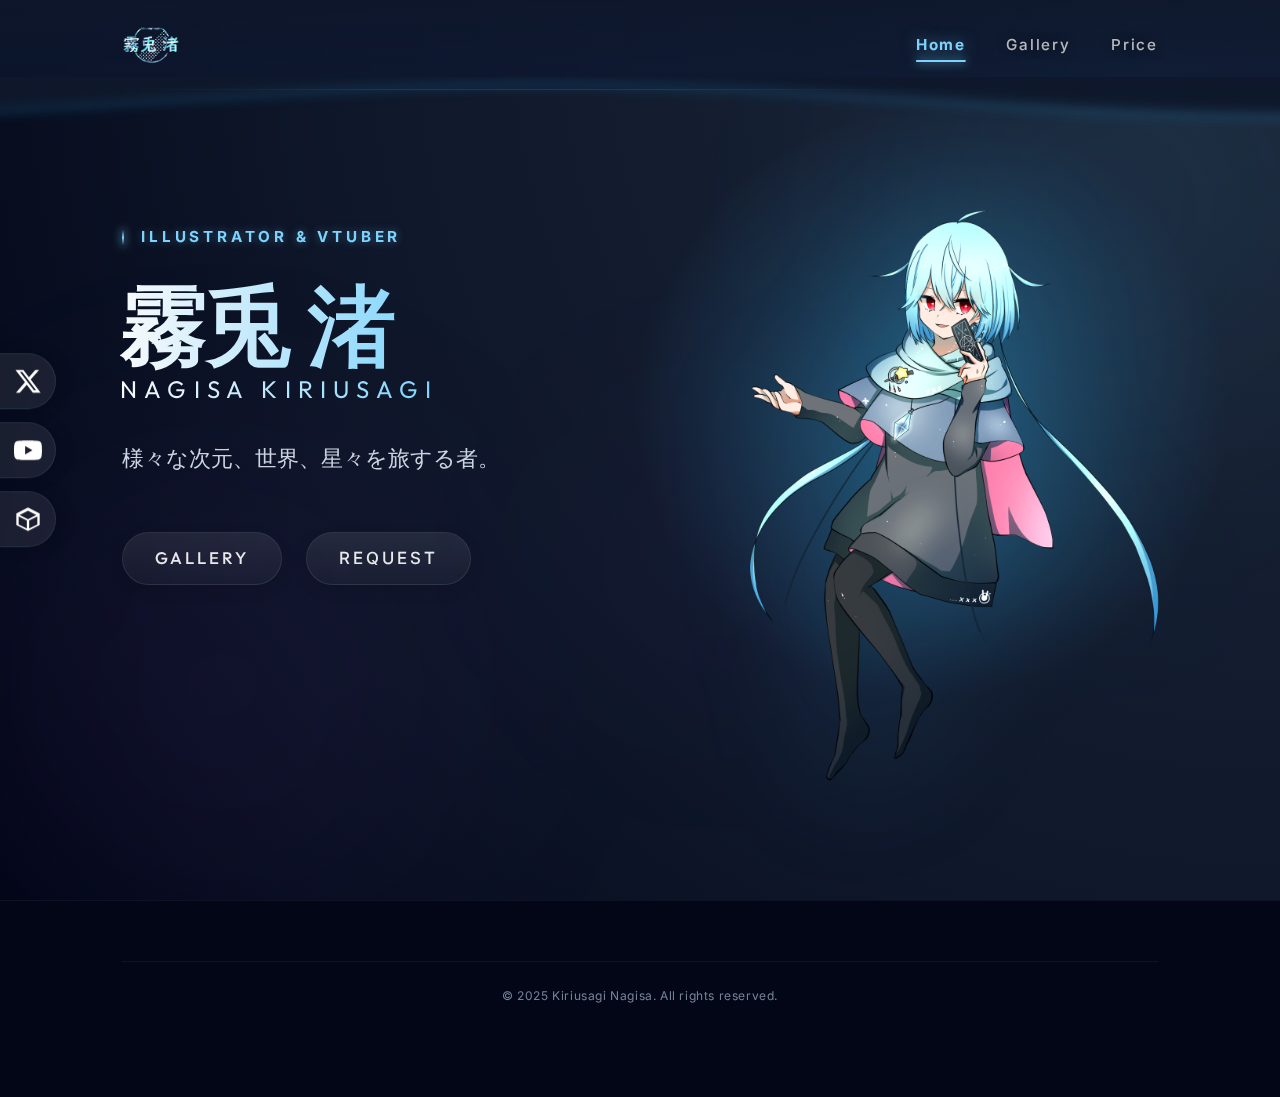
<file: index.html>
<!DOCTYPE html>
<html lang="ja">
<head>
    <meta charset="UTF-8">
    <meta name="viewport" content="width=device-width, initial-scale=1.0">
    
    <!-- SEO Meta Tags -->
    <title>霧兎 渚 | Illustrator & VTuber - ポートフォリオ</title>
    <meta name="description" content="霧兎渚（きりうさぎなぎさ）の公式ポートフォリオサイト。イラスト制作、キャラクターデザイン、VTuber活動などを行っています。作品集や料金表もご覧いただけます。">
    <meta name="keywords" content="霧兎渚,きりうさぎなぎさ,Kiriusagi Nagisa,イラストレーター,VTuber,キャラクターデザイン,イラスト制作,ポートフォリオ">
    <meta name="author" content="霧兎 渚 (Kiriusagi Nagisa)">
    <meta name="robots" content="index, follow, max-image-preview:large, max-snippet:-1, max-video-preview:-1">
    <meta name="googlebot" content="index, follow">
    <link rel="canonical" href="https://kiriusagi-ngs.example.com/">
    
    <!-- Language and Region -->
    <meta http-equiv="content-language" content="ja">
    <meta name="language" content="Japanese">
    
    <!-- Open Graph / Facebook -->
    <meta property="og:type" content="website">
    <meta property="og:url" content="https://kiriusagi-ngs.example.com/">
    <meta property="og:title" content="霧兎 渚 | Illustrator & VTuber">
    <meta property="og:description" content="霧兎渚の公式ポートフォリオサイト。イラスト制作、キャラクターデザイン、VTuber活動などを行っています。">
    <meta property="og:image" content="https://kiriusagi-ngs.example.com/assets/kiriusagi2023.png">
    <meta property="og:image:width" content="1200">
    <meta property="og:image:height" content="630">
    <meta property="og:image:alt" content="霧兎渚のキャラクターイラスト">
    <meta property="og:locale" content="ja_JP">
    <meta property="og:site_name" content="霧兎渚 Portfolio">
    
    <!-- Twitter Card -->
    <meta name="twitter:card" content="summary_large_image">
    <meta name="twitter:site" content="@kiriusagi_ngs">
    <meta name="twitter:creator" content="@kiriusagi_ngs">
    <meta name="twitter:title" content="霧兎 渚 | Illustrator & VTuber">
    <meta name="twitter:description" content="霧兎渚の公式ポートフォリオサイト。イラスト制作、キャラクターデザイン、VTuber活動などを行っています。">
    <meta name="twitter:image" content="https://kiriusagi-ngs.example.com/assets/kiriusagi2023.png">
    <meta name="twitter:image:alt" content="霧兎渚のキャラクターイラスト">
    
    <!-- Favicon -->
    <link rel="icon" type="image/png" sizes="32x32" href="assets/rogoK.png">
    <link rel="icon" type="image/png" sizes="16x16" href="assets/rogoK.png">
    <link rel="apple-touch-icon" sizes="180x180" href="assets/rogoK.png">
    
    <!-- Structured Data (JSON-LD) -->
    <script type="application/ld+json">
    {
      "@context": "https://schema.org",
      "@type": "Person",
      "name": "霧兎 渚",
      "alternateName": "Kiriusagi Nagisa",
      "url": "https://kiriusagi-ngs.example.com",
      "image": "https://kiriusagi-ngs.example.com/assets/kiriusagi2023.png",
      "jobTitle": "Illustrator & VTuber",
      "description": "様々な次元、世界、星々を旅する者。イラスト制作、キャラクターデザイン、VTuber活動を行っています。",
      "sameAs": [
        "https://x.com/kiriusagi_ngs",
        "https://www.youtube.com/@kiriusagi_ngs",
        "https://kiriusagi-uq.booth.pm"
      ]
    }
    </script>
    
    <!-- Google Fonts -->
    <link rel="preconnect" href="https://fonts.googleapis.com">
    <link rel="preconnect" href="https://fonts.gstatic.com" crossorigin>
    <link href="https://fonts.googleapis.com/css2?family=Inter:wght@400;500;600&family=Outfit:wght@400;600;700&display=swap" rel="stylesheet">
    
    <!-- CSS -->
    <link rel="stylesheet" href="style.css">
</head>
<body>
    <div id="loader-wrapper">
        <div class="loader-content">
            <img src="assets/rogoK.png" alt="Loading..." class="loader-logo">
        </div>
    </div>
    <header id="header">
        <nav class="container">
            <div class="logo">
                <a href="index.html">
                    <img src="assets/rogoK.png" alt="霧兎 渚">
                </a>
            </div>
            <ul class="nav-links">
                <li><a href="index.html" class="active">Home</a></li>
                <li><a href="gallery.html">Gallery</a></li>
                <li><a href="price.html">Price</a></li>
            </ul>
            <div class="mobile-menu-btn" id="mobile-menu-btn">
                <span></span>
                <span></span>
                <span></span>
            </div>
        </nav>
        <!-- Wave Animation -->
        <div class="header-waves">
            <svg class="waves" xmlns="http://www.w3.org/2000/svg" xmlns:xlink="http://www.w3.org/1999/xlink"
            viewBox="0 24 150 28" preserveAspectRatio="none" shape-rendering="auto">
                <defs>
                    <path id="gentle-wave" d="M-160 44c30 0 58-18 88-18s 58 18 88 18 58-18 88-18 58 18 88 18 v44h-352z" />
                </defs>
                <g class="parallax">
                    <use xlink:href="#gentle-wave" x="48" y="0" fill="rgba(255,255,255,0.3)" />
                    <use xlink:href="#gentle-wave" x="48" y="3" fill="rgba(255,255,255,0.5)" />
                    <use xlink:href="#gentle-wave" x="48" y="5" fill="rgba(255,255,255,0.2)" />
                    <use xlink:href="#gentle-wave" x="48" y="7" fill="rgba(255,255,255,0.8)" />
                </g>
            </svg>
        </div>
    </header>
    
    <!-- 画面左端のフローティングSNSリンク -->
    <div class="hero-sns">
        <a href="https://x.com/kiriusagi_ngs" target="_blank" class="sns-icon-link x-icon" aria-label="X (Twitter)">
            <div class="sns-content-wrapper">
                <svg viewBox="0 0 24 24" aria-hidden="true"><g><path d="M18.244 2.25h3.308l-7.227 8.26 8.502 11.24H16.17l-5.214-6.817L4.99 21.75H1.68l7.73-8.835L1.254 2.25H8.08l4.713 6.231zm-1.161 17.52h1.833L7.084 4.126H5.117z"></path></g></svg>
                <span class="sns-label">X (Twitter)</span>
            </div>
        </a>
        <a href="https://www.youtube.com/@kiriusagi_ngs" target="_blank" class="sns-icon-link youtube-icon" aria-label="YouTube">
            <div class="sns-content-wrapper">
                <svg viewBox="0 0 24 24" aria-hidden="true"><path d="M23.498 6.186a3.016 3.016 0 0 0-2.122-2.136C19.505 3.545 12 3.545 12 3.545s-7.505 0-9.377.505A3.017 3.017 0 0 0 .502 6.186C0 8.07 0 12 0 12s0 3.93.502 5.814a3.016 3.016 0 0 0 2.122 2.136c1.871.505 9.377.505 9.377.505s7.505 0 9.377-.505a3.015 3.015 0 0 0 2.122-2.136C24 15.93 24 12 24 12s0-3.93-.502-5.814zM9.545 15.568V8.432L15.818 12l-6.273 3.568z"></path></svg>
                <span class="sns-label">YouTube</span>
            </div>
        </a>
        <a href="https://kiriusagi-uq.booth.pm" target="_blank" class="sns-icon-link booth-icon" aria-label="BOOTH">
            <div class="sns-content-wrapper">
                <svg viewBox="0 0 24 24" aria-hidden="true"><path d="M12 2L2 7v10l10 5 10-5V7L12 2zm0 2.8L19.2 8.4 12 12 4.8 8.4 12 4.8zM4 9.6l7 3.5V20l-7-3.5V9.6zm16 0v6.9l-7 3.5V13.1l7-3.5z"></path></svg>
                <span class="sns-label">BOOTH</span>
            </div>
        </a>
    </div>

    <main>
        <!-- Home Section -->
        <section id="home" class="hero">
            <div class="container hero-grid">
                <!-- 左側のテキストコンテンツ -->
                <div class="hero-content">
                    <div class="hero-badge">Illustrator & VTuber</div>
                    <h1 class="reveal-text">霧兎 渚 <span>Nagisa Kiriusagi</span></h1>
                    <p class="subtitle" id="glitch-subtitle">様々な次元、世界、星々を旅する者。</p>
                    <div class="hero-btns">
                        <a href="gallery.html" class="btn-primary">GALLERY</a>
                        <a href="price.html" class="btn-secondary">REQUEST</a>
                    </div>
                </div>

                <!-- 右側のイラストコンテナ -->
                <div class="hero-image-container">
                    <div class="image-wrapper">
                        <img src="assets/kiriusagi2023.png" alt="霧兎 渚 イラスト" class="hero-main-img">
                        <div class="image-aura"></div>
                        <div class="image-deco deco-1"></div>
                        <div class="image-deco deco-2"></div>
                    </div>
                </div>
            </div>


            <div class="hero-bg-shapes">
                <div class="shape shape-1"></div>
                <div class="shape shape-2"></div>
                <div class="shape shape-3"></div>
            </div>
        </section>
    </main>

    <footer id="contact">
        <div class="container">
            <div class="footer-bottom">
                <p>&copy; 2025 Kiriusagi Nagisa. All rights reserved.</p>
            </div>
        </div>
    </footer>

    <script src="main.js"></script>
</body>
</html>
</file>
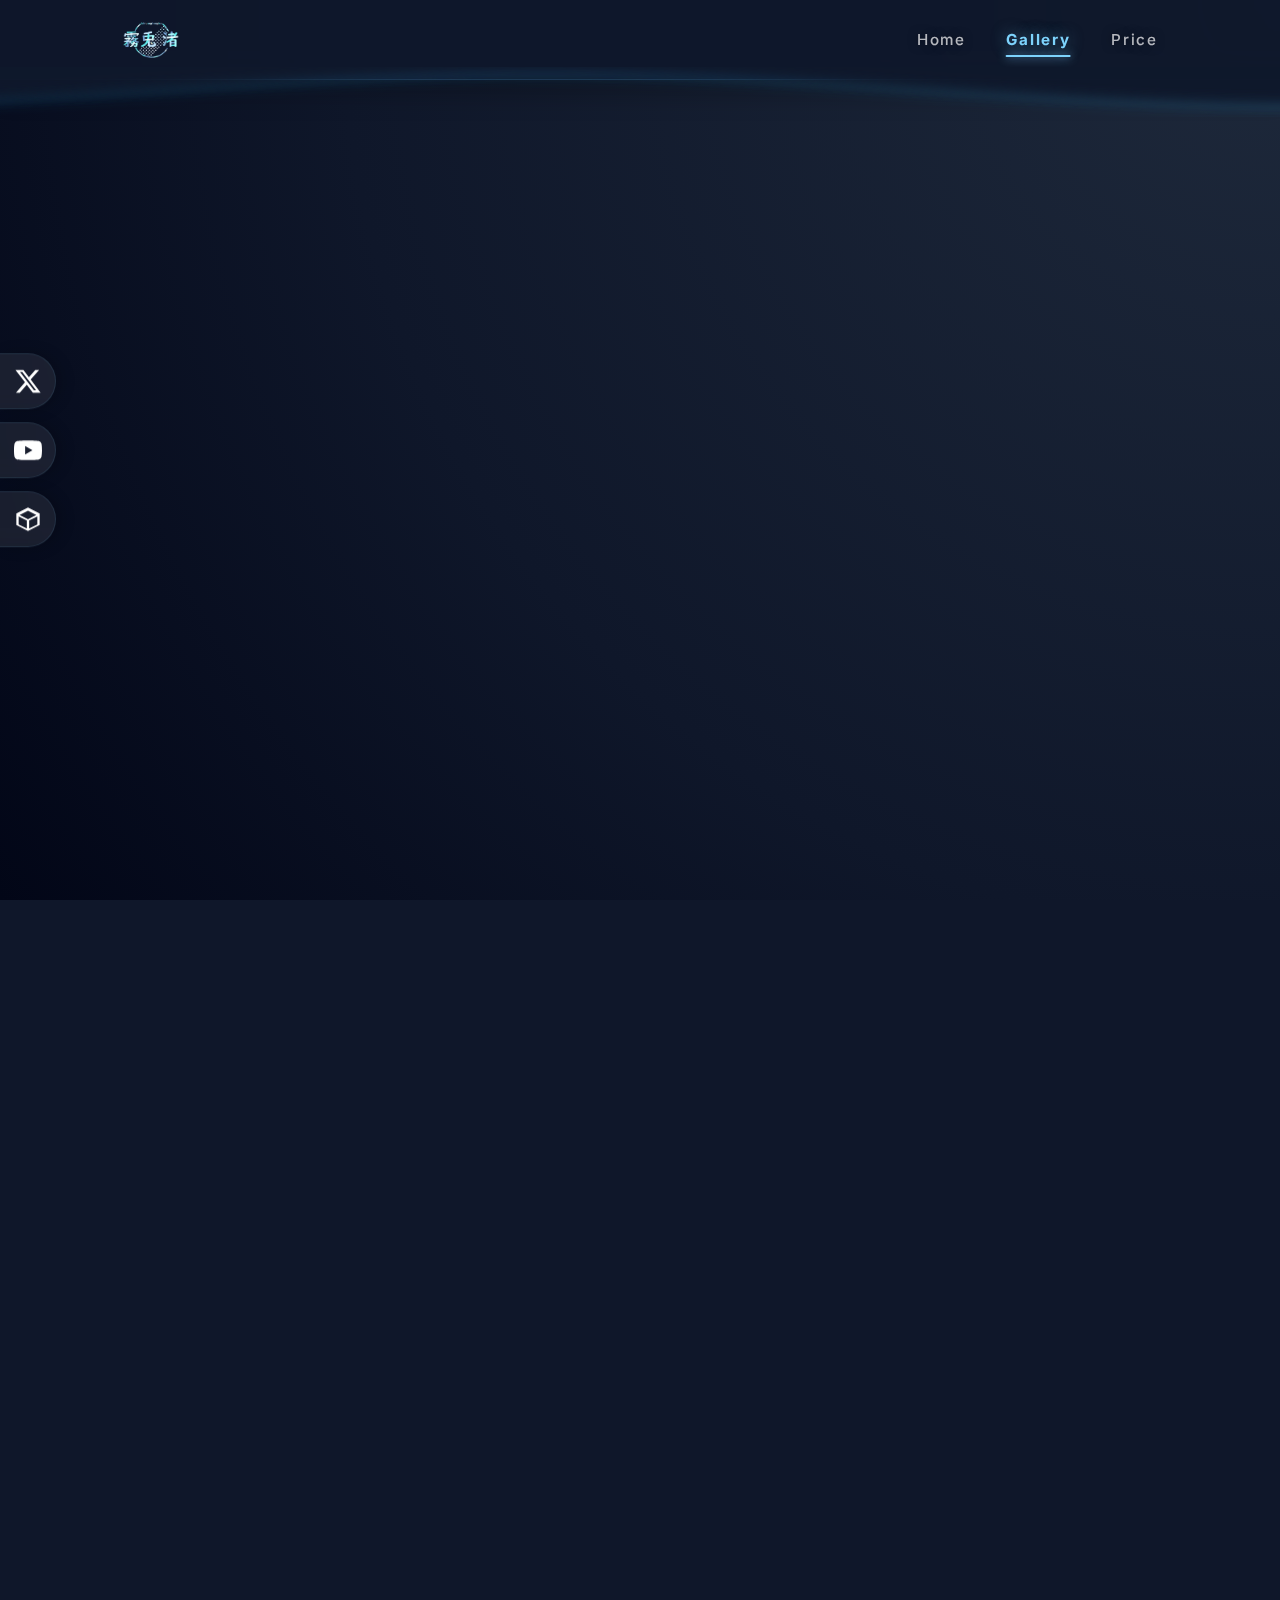
<file: gallery.html>
<!DOCTYPE html>
<html lang="ja">
<head>
    <meta charset="UTF-8">
    <meta name="viewport" content="width=device-width, initial-scale=1.0">
    
    <!-- SEO Meta Tags -->
    <title>作品集 | 霧兎 渚 - イラスト・キャラクターデザイン</title>
    <meta name="description" content="霧兎渚の作品集。キャラクターデザイン、イラスト制作、スタンプコレクションなどの実績をご覧いただけます。">
    <meta name="keywords" content="霧兎渚,作品集,イラスト,キャラクターデザイン,スタンプ,デジタルアート,ポートフォリオ">
    <meta name="author" content="霧兎 渚 (Kiriusagi Nagisa)">
    <meta name="robots" content="index, follow">
    <link rel="canonical" href="https://kiriusagi-ngs.example.com/gallery.html">
    
    <!-- Open Graph / Facebook -->
    <meta property="og:type" content="website">
    <meta property="og:url" content="https://kiriusagi-ngs.example.com/gallery.html">
    <meta property="og:title" content="作品集 | 霧兎 渚">
    <meta property="og:description" content="霧兎渚の作品集。キャラクターデザイン、イラスト制作などの実績をご覧いただけます。">
    <meta property="og:image" content="https://kiriusagi-ngs.example.com/assets/portfolio1.png">
    <meta property="og:locale" content="ja_JP">
    
    <!-- Twitter Card -->
    <meta name="twitter:card" content="summary_large_image">
    <meta name="twitter:site" content="@kiriusagi_ngs">
    <meta name="twitter:title" content="作品集 | 霧兎 渚">
    <meta name="twitter:description" content="霧兎渚の作品集。キャラクターデザイン、イラスト制作などの実績をご覧いただけます。">
    <meta name="twitter:image" content="https://kiriusagi-ngs.example.com/assets/portfolio1.png">
    
    <!-- Favicon -->
    <link rel="icon" type="image/png" href="assets/rogoK.png">
    
    <!-- Breadcrumb Structured Data -->
    <script type="application/ld+json">
    {
      "@context": "https://schema.org",
      "@type": "BreadcrumbList",
      "itemListElement": [
        {
          "@type": "ListItem",
          "position": 1,
          "name": "Home",
          "item": "https://kiriusagi-ngs.example.com/"
        },
        {
          "@type": "ListItem",
          "position": 2,
          "name": "作品集",
          "item": "https://kiriusagi-ngs.example.com/gallery.html"
        }
      ]
    }
    </script>
    
    <!-- Google Fonts -->
    <link rel="preconnect" href="https://fonts.googleapis.com">
    <link rel="preconnect" href="https://fonts.gstatic.com" crossorigin>
    <link href="https://fonts.googleapis.com/css2?family=Inter:wght@400;500;600&family=Outfit:wght@400;600;700&display=swap" rel="stylesheet">
    
    <!-- CSS -->
    <link rel="stylesheet" href="style.css">
</head>
<body class="sub-page">

    <header id="header" class="scrolled">
        <nav class="container">
            <div class="logo">
                <a href="index.html">
                    <img src="assets/rogoK.png" alt="霧兎 渚">
                </a>
            </div>
            <ul class="nav-links">
                <li><a href="index.html">Home</a></li>
                <li><a href="gallery.html" class="active">Gallery</a></li>
                <li><a href="price.html">Price</a></li>
            </ul>
            <div class="mobile-menu-btn" id="mobile-menu-btn">
                <span></span>
                <span></span>
                <span></span>
            </div>
        </nav>
        <div class="header-waves">
            <svg class="waves" xmlns="http://www.w3.org/2000/svg" xmlns:xlink="http://www.w3.org/1999/xlink"
            viewBox="0 24 150 28" preserveAspectRatio="none" shape-rendering="auto">
                <defs>
                    <path id="gentle-wave" d="M-160 44c30 0 58-18 88-18s 58 18 88 18 58-18 88-18 58 18 88 18 v44h-352z" />
                </defs>
                <g class="parallax">
                    <use xlink:href="#gentle-wave" x="48" y="0" fill="rgba(255,255,255,0.3)" />
                    <use xlink:href="#gentle-wave" x="48" y="3" fill="rgba(255,255,255,0.5)" />
                    <use xlink:href="#gentle-wave" x="48" y="5" fill="rgba(255,255,255,0.2)" />
                    <use xlink:href="#gentle-wave" x="48" y="7" fill="rgba(255,255,255,0.8)" />
                </g>
            </svg>
        </div>
    </header>

    <!-- 画面左端のフローティングSNSリンク -->
    <div class="hero-sns">
        <a href="https://x.com/kiriusagi_ngs" target="_blank" class="sns-icon-link x-icon" aria-label="X (Twitter)">
            <div class="sns-content-wrapper">
                <svg viewBox="0 0 24 24" aria-hidden="true"><g><path d="M18.244 2.25h3.308l-7.227 8.26 8.502 11.24H16.17l-5.214-6.817L4.99 21.75H1.68l7.73-8.835L1.254 2.25H8.08l4.713 6.231zm-1.161 17.52h1.833L7.084 4.126H5.117z"></path></g></svg>
                <span class="sns-label">X (Twitter)</span>
            </div>
        </a>
        <a href="https://www.youtube.com/@kiriusagi_ngs" target="_blank" class="sns-icon-link youtube-icon" aria-label="YouTube">
            <div class="sns-content-wrapper">
                <svg viewBox="0 0 24 24" aria-hidden="true"><path d="M23.498 6.186a3.016 3.016 0 0 0-2.122-2.136C19.505 3.545 12 3.545 12 3.545s-7.505 0-9.377.505A3.017 3.017 0 0 0 .502 6.186C0 8.07 0 12 0 12s0 3.93.502 5.814a3.016 3.016 0 0 0 2.122 2.136c1.871.505 9.377.505 9.377.505s7.505 0 9.377-.505a3.015 3.015 0 0 0 2.122-2.136C24 15.93 24 12 24 12s0-3.93-.502-5.814zM9.545 15.568V8.432L15.818 12l-6.273 3.568z"></path></svg>
                <span class="sns-label">YouTube</span>
            </div>
        </a>
        <a href="https://kiriusagi-uq.booth.pm" target="_blank" class="sns-icon-link booth-icon" aria-label="BOOTH">
            <div class="sns-content-wrapper">
                <svg viewBox="0 0 24 24" aria-hidden="true"><path d="M12 2L2 7v10l10 5 10-5V7L12 2zm0 2.8L19.2 8.4 12 12 4.8 8.4 12 4.8zM4 9.6l7 3.5V20l-7-3.5V9.6zm16 0v6.9l-7 3.5V13.1l7-3.5z"></path></svg>
                <span class="sns-label">BOOTH</span>
            </div>
        </a>
    </div>

    <main>

        <section id="portfolio" class="portfolio">
            <div class="container">
                <div class="price-layout-wrapper">
                    <!-- Left: Sticky Image -->
                    <div class="price-left-col">
                        <div class="sticky-image-container">
                            <div class="comment-frame">こういうものが作れるよ</div>
                            <img src="assets/kiriusagi_02.png" alt="Illustration" class="fixed-side-img">
                        </div>
                    </div>

                    <!-- Right: Scrollable Content -->
                    <div class="price-right-col">
                        <div class="section-header">
                            <h2 class="section-title">作品集</h2>
                            <p class="section-desc">左右にスライドして作品をご覧いただけます。</p>
                        </div>

                        <!-- Category: Standing Pictures -->
                        <div class="gallery-category">
                            <h3 class="category-title">
                                <span class="en">Standing Pictures</span>
                                <span class="ja">立ち絵</span>
                            </h3>
                            <div class="gallery-slider-wrapper">
                                <button class="slider-btn prev" aria-label="前の画像へ">←</button>
                                <div class="gallery-slider" id="slider-standing">
                                    <div class="gallery-item">
                                        <img src="assets/portfolio1.png" alt="立ち絵イラスト 1">
                                    </div>
                                    <div class="gallery-item">
                                        <img src="assets/portfolio1.png" alt="立ち絵イラスト 2">
                                    </div>
                                    <div class="gallery-item">
                                        <img src="assets/portfolio1.png" alt="立ち絵イラスト 3">
                                    </div>
                                    <div class="gallery-item">
                                        <img src="assets/portfolio1.png" alt="立ち絵イラスト 4">
                                    </div>
                                </div>
                                <button class="slider-btn next" aria-label="次の画像へ">→</button>
                            </div>
                        </div>

                        <!-- Category: Chibi Characters -->
                        <div class="gallery-category">
                            <h3 class="category-title">
                                <span class="en">Chibi Characters</span>
                                <span class="ja">ミニキャラ</span>
                            </h3>
                            <div class="gallery-slider-wrapper">
                                <button class="slider-btn prev" aria-label="前の画像へ">←</button>
                                <div class="gallery-slider" id="slider-chibi">
                                    <div class="gallery-item">
                                        <img src="assets/portfolio3.png" alt="ミニキャラ 1">
                                    </div>
                                    <div class="gallery-item">
                                        <img src="assets/portfolio3.png" alt="ミニキャラ 2">
                                    </div>
                                    <div class="gallery-item">
                                        <img src="assets/portfolio3.png" alt="ミニキャラ 3">
                                    </div>
                                </div>
                                <button class="slider-btn next" aria-label="次の画像へ">→</button>
                            </div>
                        </div>

                        <!-- Category: Stamps -->
                        <div class="gallery-category">
                            <h3 class="category-title">
                                <span class="en">Stamps</span>
                                <span class="ja">スタンプ</span>
                            </h3>
                            <div class="gallery-slider-wrapper">
                                <button class="slider-btn prev" aria-label="前の画像へ">←</button>
                                <div class="gallery-slider" id="slider-stamp">
                                    <div class="gallery-item">
                                        <img src="assets/portfolio2.png" alt="スタンプ 1">
                                    </div>
                                    <div class="gallery-item">
                                        <img src="assets/portfolio2.png" alt="スタンプ 2">
                                    </div>
                                    <div class="gallery-item">
                                        <img src="assets/portfolio2.png" alt="スタンプ 3">
                                    </div>
                                </div>
                                <button class="slider-btn next" aria-label="次の画像へ">→</button>
                            </div>
                        </div>

                        <!-- Category: Live2D -->
                        <div class="gallery-category">
                            <h3 class="category-title">
                                <span class="en">Live2D</span>
                                <span class="ja">Live2Dモデル</span>
                            </h3>
                            <div class="gallery-slider-wrapper">
                                <button class="slider-btn prev" aria-label="前の画像へ">←</button>
                                <div class="gallery-slider" id="slider-live2d">
                                    <!-- Live2D用のプレースホルダー画像（既存画像を流用） -->
                                    <div class="gallery-item">
                                        <img src="assets/portfolio1.png" alt="Live2Dモデル 1">
                                    </div>
                                    <div class="gallery-item">
                                        <img src="assets/portfolio1.png" alt="Live2Dモデル 2">
                                    </div>
                                </div>
                                <button class="slider-btn next" aria-label="次の画像へ">→</button>
                            </div>
                        </div>
                    </div>
                    </div>
                </div>

        </section>
    </main>

    <!-- Back to Top Button -->
    <div id="back-to-top" class="back-to-top" aria-label="ページトップへ戻る">
        <svg viewBox="0 0 24 24"><path d="M7.41 15.41L12 10.83l4.59 4.58L18 14l-6-6-6 6z"></path></svg>
    </div>

    <footer id="contact">
        <div class="container">
            <div class="footer-bottom">
                <p>&copy; 2025 Kiriusagi Nagisa. All rights reserved.</p>
            </div>
        </div>
    </footer>

    <script src="main.js"></script>
</body>
</html>
</file>
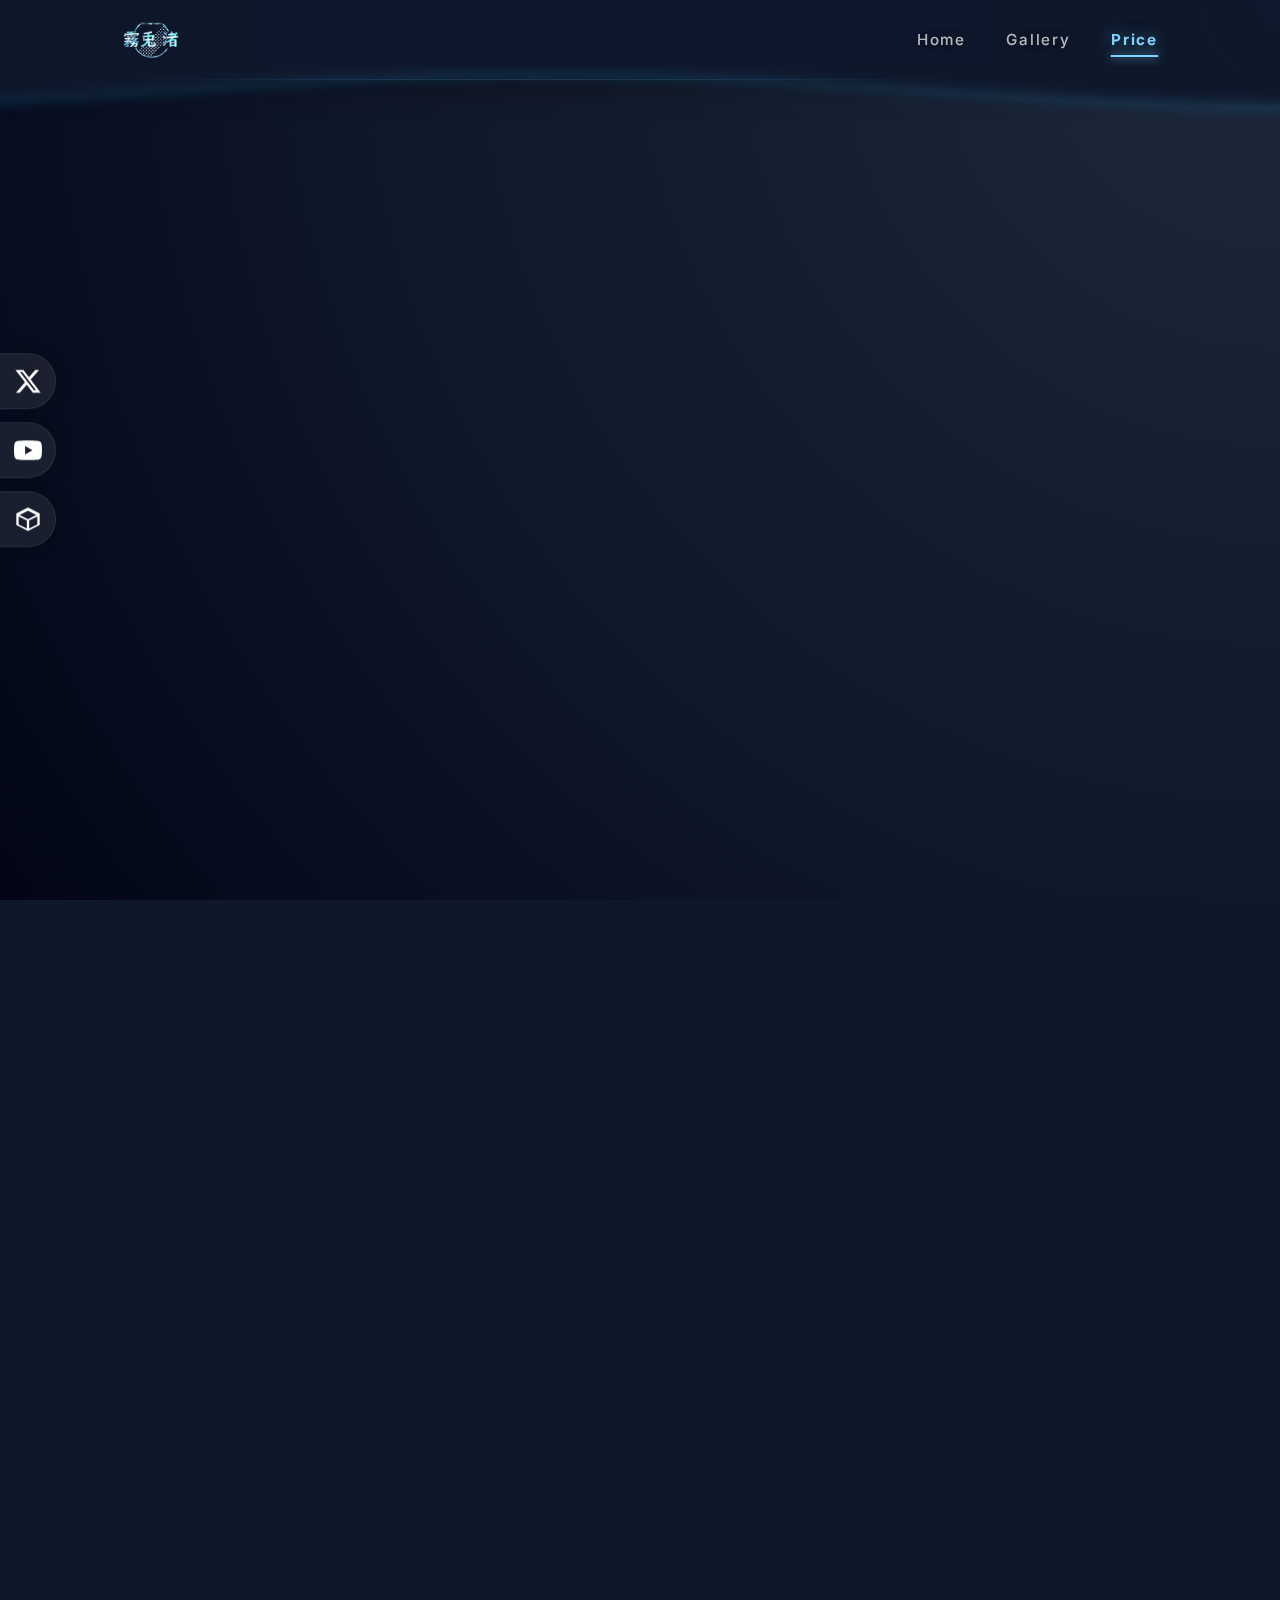
<file: price.html>
<!DOCTYPE html>
<html lang="ja">
<head>
    <meta charset="UTF-8">
    <meta name="viewport" content="width=device-width, initial-scale=1.0">
    
    <!-- SEO Meta Tags -->
    <title>料金表・ガイドライン | 霧兎 渚 - イラスト依頼</title>
    <meta name="description" content="霧兎渚のイラスト制作料金表とガイドライン。キャラクターデザイン、立ち絵、ミニキャラなどの料金や依頼条件をご確認いただけます。">
    <meta name="keywords" content="霧兎渚,料金表,イラスト依頼,キャラクターデザイン,立ち絵,ミニキャラ,価格,ガイドライン">
    <meta name="author" content="霧兎 渚 (Kiriusagi Nagisa)">
    <meta name="robots" content="index, follow">
    <link rel="canonical" href="https://kiriusagi-ngs.example.com/price.html">
    
    <!-- Open Graph / Facebook -->
    <meta property="og:type" content="website">
    <meta property="og:url" content="https://kiriusagi-ngs.example.com/price.html">
    <meta property="og:title" content="料金表・ガイドライン | 霧兎 渚">
    <meta property="og:description" content="霧兎渚のイラスト制作料金表とガイドライン。キャラクターデザイン、立ち絵、ミニキャラなどの料金をご確認いただけます。">
    <meta property="og:image" content="https://kiriusagi-ngs.example.com/assets/kiriusagi_02.png">
    <meta property="og:locale" content="ja_JP">
    
    <!-- Twitter Card -->
    <meta name="twitter:card" content="summary_large_image">
    <meta name="twitter:site" content="@kiriusagi_ngs">
    <meta name="twitter:title" content="料金表・ガイドライン | 霧兎 渚">
    <meta name="twitter:description" content="霧兎渚のイラスト制作料金表とガイドライン。">
    <meta name="twitter:image" content="https://kiriusagi-ngs.example.com/assets/kiriusagi_02.png">
    
    <!-- Favicon -->
    <link rel="icon" type="image/png" href="assets/rogoK.png">
    
    <!-- Breadcrumb Structured Data -->
    <script type="application/ld+json">
    {
      "@context": "https://schema.org",
      "@type": "BreadcrumbList",
      "itemListElement": [
        {
          "@type": "ListItem",
          "position": 1,
          "name": "Home",
          "item": "https://kiriusagi-ngs.example.com/"
        },
        {
          "@type": "ListItem",
          "position": 2,
          "name": "料金表・ガイドライン",
          "item": "https://kiriusagi-ngs.example.com/price.html"
        }
      ]
    }
    </script>
    
    <!-- Google Fonts -->
    <link rel="preconnect" href="https://fonts.googleapis.com">
    <link rel="preconnect" href="https://fonts.gstatic.com" crossorigin>
    <link href="https://fonts.googleapis.com/css2?family=Inter:wght@400;500;600&family=Outfit:wght@400;600;700&display=swap" rel="stylesheet">
    
    <!-- CSS -->
    <link rel="stylesheet" href="style.css">
</head>
<body class="sub-page">

    <header id="header" class="scrolled">
        <nav class="container">
            <div class="logo">
                <a href="index.html">
                    <img src="assets/rogoK.png" alt="霧兎 渚">
                </a>
            </div>
            <ul class="nav-links">
                <li><a href="index.html">Home</a></li>
                <li><a href="gallery.html">Gallery</a></li>
                <li><a href="price.html" class="active">Price</a></li>
            </ul>
            <div class="mobile-menu-btn" id="mobile-menu-btn">
                <span></span>
                <span></span>
                <span></span>
            </div>
        </nav>
        <div class="header-waves">
            <svg class="waves" xmlns="http://www.w3.org/2000/svg" xmlns:xlink="http://www.w3.org/1999/xlink"
            viewBox="0 24 150 28" preserveAspectRatio="none" shape-rendering="auto">
                <defs>
                    <path id="gentle-wave" d="M-160 44c30 0 58-18 88-18s 58 18 88 18 58-18 88-18 58 18 88 18 v44h-352z" />
                </defs>
                <g class="parallax">
                    <use xlink:href="#gentle-wave" x="48" y="0" fill="rgba(255,255,255,0.3)" />
                    <use xlink:href="#gentle-wave" x="48" y="3" fill="rgba(255,255,255,0.5)" />
                    <use xlink:href="#gentle-wave" x="48" y="5" fill="rgba(255,255,255,0.2)" />
                    <use xlink:href="#gentle-wave" x="48" y="7" fill="rgba(255,255,255,0.8)" />
                </g>
            </svg>
        </div>
    </header>

    <!-- 画面左端のフローティングSNSリンク -->
    <div class="hero-sns">
        <a href="https://x.com/kiriusagi_ngs" target="_blank" class="sns-icon-link x-icon" aria-label="X (Twitter)">
            <div class="sns-content-wrapper">
                <svg viewBox="0 0 24 24" aria-hidden="true"><g><path d="M18.244 2.25h3.308l-7.227 8.26 8.502 11.24H16.17l-5.214-6.817L4.99 21.75H1.68l7.73-8.835L1.254 2.25H8.08l4.713 6.231zm-1.161 17.52h1.833L7.084 4.126H5.117z"></path></g></svg>
                <span class="sns-label">X (Twitter)</span>
            </div>
        </a>
        <a href="https://www.youtube.com/@kiriusagi_ngs" target="_blank" class="sns-icon-link youtube-icon" aria-label="YouTube">
            <div class="sns-content-wrapper">
                <svg viewBox="0 0 24 24" aria-hidden="true"><path d="M23.498 6.186a3.016 3.016 0 0 0-2.122-2.136C19.505 3.545 12 3.545 12 3.545s-7.505 0-9.377.505A3.017 3.017 0 0 0 .502 6.186C0 8.07 0 12 0 12s0 3.93.502 5.814a3.016 3.016 0 0 0 2.122 2.136c1.871.505 9.377.505 9.377.505s7.505 0 9.377-.505a3.015 3.015 0 0 0 2.122-2.136C24 15.93 24 12 24 12s0-3.93-.502-5.814zM9.545 15.568V8.432L15.818 12l-6.273 3.568z"></path></svg>
                <span class="sns-label">YouTube</span>
            </div>
        </a>
        <a href="https://kiriusagi-uq.booth.pm" target="_blank" class="sns-icon-link booth-icon" aria-label="BOOTH">
            <div class="sns-content-wrapper">
                <svg viewBox="0 0 24 24" aria-hidden="true"><path d="M12 2L2 7v10l10 5 10-5V7L12 2zm0 2.8L19.2 8.4 12 12 4.8 8.4 12 4.8zM4 9.6l7 3.5V20l-7-3.5V9.6zm16 0v6.9l-7 3.5V13.1l7-3.5z"></path></svg>
                <span class="sns-label">BOOTH</span>
            </div>
        </a>
    </div>

    <main>

        <section id="price" class="pricing">
            <div class="container">
                <div class="price-layout-wrapper">
                    <!-- Left: Sticky Image -->
                    <div class="price-left-col">
                        <div class="sticky-image-container">
                            <div class="comment-frame">気軽にお問い合わせしてね</div>
                            <img src="assets/kiriusagi_02.png" alt="Illustration" class="fixed-side-img">
                        </div>
                    </div>

                    <!-- Right: Scrollable Content -->
                    <div class="price-right-col">
                        <div class="section-header">
                            <h2 class="section-title">料金表</h2>
                            <!-- 支払い方法の注釈 -->
                            <div class="payment-info">
                                <span class="payment-icon">🏦</span>
                                <p>お支払いは<span class="highlight">銀行振込のみ</span>となります</p>
                            </div>
                        </div>

                        <!-- Guidelines Section -->
                        <div class="guidelines-card">
                            <div class="guideline-content">
                                <div class="guideline-box ok-list">
                                    <h4>✅お引き受けできるもの</h4>
                                    <ul>
                                        <li>女性系、中性系モデル</li>
                                        <li>可愛い系、美人系</li>
                                        <li>立ち絵 / ミニキャラ（SD）</li>
                                        <li>スタンプ</li>
                                    </ul>
                                </div>
                                <div class="guideline-box ng-list">
                                    <h4>⚠️お引き受けできないもの</h4>
                                    <ul>
                                        <li>一枚絵（背景が苦手なため）</li>
                                        <li>男性系モデル</li>
                                    </ul>
                                </div>
                            </div>
                        </div>

                        <div class="pricing-grid illustration-grid">
                            <div class="pricing-card">
                                <div class="card-header">
                                    <h3>立ち絵（上半身）</h3>
                                    <p class="price">¥7,000〜<span> / 1枚</span></p>
                                </div>
                                <ul class="card-features">
                                    <li>表情差分：５個まで無料</li>
                                    <li>特殊差分：要相談</li>
                                    <li>通常納期：１週間程度</li>
                                    <li>最短納期：４日程度</li>
                                    <!-- 余白を設けて注釈を追加 -->
                                    <li class="no-check" style="margin-top: 1rem;">※円滑な返信が可能な場合</li>
                                    <li class="no-check">※ラフ１日 / 制作３日</li>
                                </ul>
                                <a href="https://x.com/kiriusagi_ngs" target="_blank" class="btn-primary">相談する</a>
                            </div>

                            <div class="pricing-card">
                                <div class="card-header">
                                    <h3>立ち絵（全身）</h3>
                                    <p class="price">¥10,000〜<span> / 1枚</span></p>
                                </div>
                                <ul class="card-features">
                                    <li>表情差分：５個まで無料</li>
                                    <li>特殊差分：要相談</li>
                                    <li>通常納期：１週間程度</li>
                                    <li>最短納期：４日程度</li>
                                    <!-- 余白を設けて注釈を追加 -->
                                    <li class="no-check" style="margin-top: 1rem;">※円滑な返信が可能な場合</li>
                                    <li class="no-check">※ラフ１日 / 制作３日</li>
                                </ul>
                                <a href="https://x.com/kiriusagi_ngs" target="_blank" class="btn-primary">相談する</a>
                            </div>

                            <div class="pricing-card">
                                <div class="card-header">
                                    <h3>ミニキャラ（SD）</h3>
                                    <p class="price">¥5,000<span> / 1枚</span></p>
                                </div>
                                <ul class="card-features">
                                    <li>表情差分：５個まで無料</li>
                                    <li>通常納期：１週間程度</li>
                                    <li>最短納期：３日程度</li>
                                    <li class="no-check">※円滑な返信が可能な場合</li>
                                </ul>
                                <a href="https://x.com/kiriusagi_ngs" target="_blank" class="btn-primary">相談する</a>
                            </div>

                            <div class="pricing-card">
                                <div class="card-header">
                                    <h3>スタンプ</h3>
                                    <p class="price">¥1,500<span> / 1個</span></p>
                                </div>
                                <ul class="card-features">
                                    <li>表情差分：要相談</li>
                                    <li>４個組み：¥5,000（1,000円引）</li>
                                    <li>通常納期：２日程度</li>
                                    <li>最短納期：６時間程度</li>
                                </ul>
                                <a href="https://x.com/kiriusagi_ngs" target="_blank" class="btn-primary">相談する</a>
                            </div>

                            <div class="pricing-card">
                                <div class="card-header">
                                    <span style="font-size: 0.75rem; color: #7dd3fc; display: block; margin-bottom: 0.4rem; letter-spacing: 0.1em;">Live2D用</span>
                                    <h3>パーツ分け</h3>
                                    <p class="price">¥30,000</p>
                                </div>
                                <ul class="card-features">
                                    <li>表情差分：要相談</li>
                                    <li>通常納期：４週間程度</li>
                                    <li>最短納期：不明</li>
                                </ul>
                                <a href="https://x.com/kiriusagi_ngs" target="_blank" class="btn-primary">相談する</a>
                            </div>

                            <div class="pricing-card">
                                <div class="card-header">
                                    <span style="font-size: 0.75rem; color: #7dd3fc; display: block; margin-bottom: 0.4rem; letter-spacing: 0.1em;">Live2D用</span>
                                    <h3>パーツ分け（SD）</h3>
                                    <p class="price">¥10,000</p>
                                </div>
                                <ul class="card-features">
                                    <li>表情差分：要相談</li>
                                    <li>通常納期：４週間程度</li>
                                    <li>最短納期：不明</li>
                                </ul>
                                <a href="https://x.com/kiriusagi_ngs" target="_blank" class="btn-primary">相談する</a>
                            </div>
                        </div>
                    </div>
                </div>
            </div>
        </section>
    </main>

    <!-- Back to Top Button -->
    <div id="back-to-top" class="back-to-top" aria-label="ページトップへ戻る">
        <svg viewBox="0 0 24 24"><path d="M7.41 15.41L12 10.83l4.59 4.58L18 14l-6-6-6 6z"></path></svg>
    </div>

    <footer id="contact">
        <div class="container">
            <div class="footer-bottom">
                <p>&copy; 2025 Kiriusagi Nagisa. All rights reserved.</p>
            </div>
        </div>
    </footer>

    <script src="main.js"></script>
</body>
</html>
</file>
<file: style.css>
#loader-wrapper {
    position: fixed;
    top: 0;
    left: 0;
    width: 100%;
    height: 100%;
    background: #0f172a;
    display: flex;
    justify-content: center;
    align-items: center;
    z-index: 9999;
    transition: opacity 1.5s cubic-bezier(0.4, 0, 0.2, 1), visibility 1.5s; /* より優雅なフェードアウト */
}

#loader-wrapper.loaded {
    opacity: 0;
    visibility: hidden;
}

.loader-content {
    text-align: center;
    position: relative;
}

.loader-logo {
    width: 130px;
    height: auto;
    animation: loader-fade-pulse 3s ease-in-out infinite;
}

@keyframes loader-fade-pulse {
    0%, 100% { transform: scale(0.98); opacity: 0.7; }
    50% { transform: scale(1); opacity: 1; }
}

:root {
    --primary: #1e293b;
    --primary-hover: #0f172a;
    --accent: #7dd3fc;
    --bg-color: #0f172a; /* 深い宇宙の紺色に変更 */
    --bg-gradient: radial-gradient(circle at top right, #1e293b, #0f172a 60%, #020617);
    --card-bg: rgba(255, 255, 255, 0.05); /* ダークモード寄りの透過 */
    --text-main: #1e293b;
    --text-muted: #64748b;
    --border-color: #f1f5f9;
    --overlay: rgba(255, 255, 255, 0.95);
    
    --container-width: 1100px; /* 少しタイトにして洗練させる */
    --header-height: 90px;
    --transition: all 0.4s cubic-bezier(0.2, 0.8, 0.2, 1);
}

* {
    margin: 0;
    padding: 0;
    box-sizing: border-box;
}

html {
    scroll-behavior: smooth;
    overflow-x: hidden;
    width: 100%;
}

body {
    font-family: 'Inter', -apple-system, BlinkMacSystemFont, 'Segoe UI', Roboto, sans-serif;
    color: #f8fafc;
    background: var(--bg-color);
    background-attachment: fixed;
    line-height: 1.6;
    overflow-x: hidden;
    width: 100%;
}

/* メニュー展開時の背景固定 */
body.menu-open {
    overflow: hidden;
}


body::before {
    content: '';
    position: fixed;
    top: 0;
    left: 0;
    width: 100%;
    height: 100%;
    height: 100%;
    background: var(--bg-gradient);
    z-index: -2;
}

/* Sub Page Soft Fade In */
body.sub-page main,
body.sub-page footer {
    opacity: 0; /* 初期状態を透明に */
    transform: translateY(15px); /* 初期位置 */
    animation: page-fade-in 1.5s cubic-bezier(0.2, 0.8, 0.2, 1) forwards;
}

@keyframes page-fade-in {
    0% {
        opacity: 0;
        transform: translateY(15px);
    }
    100% {
        opacity: 1;
        transform: translateY(0);
    }
}

/* Premium Star Field Animation */
.star-container {
    position: fixed;
    top: 0;
    left: 0;
    width: 100%;
    height: 100%;
    z-index: -2;
    pointer-events: none;
    overflow: hidden;
}

.premium-star {
    position: absolute;
    border-radius: 50%;
    opacity: 0; /* JSで制御・アニメーション開始時に表示 */
    animation: twinkle var(--duration, 3s) ease-in-out infinite alternate;
}

/* 星のバリエーション（色と発光） */
.star-color-1 {
    background: #ffffff;
    box-shadow: 0 0 4px rgba(255, 255, 255, 0.8);
}

.star-color-2 { /* 薄い青 */
    background: #e0f2fe;
    box-shadow: 0 0 5px rgba(125, 211, 252, 0.6);
}

.star-color-3 { /* 薄い紫 */
    background: #f3e8ff;
    box-shadow: 0 0 5px rgba(168, 85, 247, 0.6);
}

@keyframes twinkle {
    0% { opacity: 0.3; transform: scale(0.8); }
    100% { opacity: 1; transform: scale(1.2); }
}

h1, h2, h3, h4 {
    font-family: 'Outfit', sans-serif;
    font-weight: 600; /* 太すぎずスマートに */
    letter-spacing: -0.02em;
}

ul {
    list-style: none;
}

a {
    text-decoration: none;
    color: inherit;
    transition: var(--transition);
}

.container {
    max-width: var(--container-width);
    margin: 0 auto;
    padding: 0 2rem;
}

/* Header & Nav */
header {
    height: var(--header-height);
    position: fixed;
    top: 0;
    left: 0;
    width: 100%;
    z-index: 1000;
    display: flex;
    align-items: center;
    /* より深みのある、少し青みがかった宇宙の透過色 */
    background: linear-gradient(180deg, 
        rgba(15, 23, 42, 0.9) 0%, 
        rgba(15, 23, 42, 0.7) 100%);
    backdrop-filter: blur(12px) saturate(180%);
    -webkit-backdrop-filter: blur(12px) saturate(180%);
    transition: var(--transition);
    /* 下部の境界線をより繊細で光るようなラインに */
    border-bottom: 1px solid rgba(125, 211, 252, 0.15);
}

header.scrolled {
    background: rgba(15, 23, 42, 0.95);
    box-shadow: 0 10px 30px rgba(0, 0, 0, 0.3);
    height: 80px;
}

/* Header Wave Styling */
.header-waves {
    position: absolute;
    bottom: 0;
    left: 0;
    width: 100%;
    height: 50px; /* 高さを少し増やしてグラデーションを綺麗に */
    transform: translateY(100%) translateY(-12px) scaleY(-1); /* 垂直方向に反転 */
    pointer-events: none;
    z-index: 999; /* ヘッダーより下に */
}

.waves {
    position: relative;
    width: 100%;
    height: 50px;
    margin-bottom: -7px;
}

/* 波にグラデーションと強いぼかしで境界をなくす */
.parallax > use {
    animation: move-forever 25s cubic-bezier(.55,.5,.45,.5) infinite;
    filter: blur(3px); /* 強いぼかしで境界を溶かす */
}

.parallax > use:nth-child(1) {
    animation-delay: -2s;
    animation-duration: 7s;
    fill: rgba(56, 189, 248, 0.15); /* 水色のレイヤー */
    opacity: 0.4;
}
.parallax > use:nth-child(2) {
    animation-delay: -3s;
    animation-duration: 10s;
    fill: rgba(56, 189, 248, 0.25); /* 少し濃い水色 */
    opacity: 0.5;
}
.parallax > use:nth-child(3) {
    animation-delay: -4s;
    animation-duration: 13s;
    fill: rgba(15, 23, 42, 0.9); /* ヘッダーと同じ色 */
    opacity: 0.6;
}
.parallax > use:nth-child(4) {
    animation-delay: -5s;
    animation-duration: 20s;
    fill: rgba(15, 23, 42, 0.95); /* 最後の層で完全に馴染ませる */
    opacity: 0.98;
}

@keyframes move-forever {
    0% {
        transform: translate3d(-90px,0,0);
    }
    100% {
        transform: translate3d(85px,0,0);
    }
}



nav {
    display: flex;
    justify-content: space-between;
    align-items: center;
    width: 100%;
    height: 100%;
    position: relative; /* ボタンの固定基準にする */
}

.logo {
    display: flex;
    align-items: center;
    transition: var(--transition);
}

.logo img {
    height: 36px; /* スリム化したヘッダーに合わせて微調整 */
    width: auto;
    display: block;
}

.logo:hover {
    transform: scale(1.05);
}

.logo span {
    color: var(--primary);
    display: inline-block;
    transition: transform 0.3s ease;
}

.logo:hover span {
    transform: translateY(-3px) scale(1.2);
}

.nav-links {
    display: flex;
    align-items: center;
    gap: 2.5rem;
}

/* Mobile Menu Button - Absolute Fixed Position */
.mobile-menu-btn {
    display: none;
    flex-direction: column;
    justify-content: center;
    align-items: center;
    gap: 5px;
    width: 44px;
    height: 44px;
    cursor: pointer;
    z-index: 1001;
    background: transparent;
    border: none;
    
    /* 座標指定で右端に固定。他の要素がどう動いてもボタンはズレない */
    position: absolute;
    right: 0;
    top: 50%;
    transform: translateY(-50%);
}

.mobile-menu-btn span {
    display: block;
    width: 26px; /* 線の長さを固定 */
    height: 2px;
    background: #f8fafc;
    transition: all 0.3s cubic-bezier(0.4, 0, 0.2, 1);
    border-radius: 4px;
    transform-origin: center; /* 中心を軸にする */
}

/* ホバー時の視覚変化（サイズは絶対に変えない） */
.mobile-menu-btn:hover span {
    background: var(--accent);
    box-shadow: 0 0 10px rgba(125, 211, 252, 0.5);
}

/* アクティブ時（X）- その場で回転 */
.mobile-menu-btn.active span:nth-child(1) {
    transform: translateY(7px) rotate(45deg);
}

.mobile-menu-btn.active span:nth-child(2) {
    opacity: 0;
    transform: translateX(10px);
}

.mobile-menu-btn.active span:nth-child(3) {
    transform: translateY(-7px) rotate(-45deg);
}

.nav-links li a {
    font-size: 0.95rem;
    font-weight: 500;
    color: rgba(255, 255, 255, 0.7) !important;
    letter-spacing: 0.12em;
    position: relative;
    padding: 0.5rem 0;
    transition: var(--transition);
    text-shadow: 0 0 10px rgba(0, 0, 0, 0.5);
}

.nav-links li a:hover, .nav-links li a.active {
    color: #fff !important;
    text-shadow: 0 0 15px rgba(125, 211, 252, 0.5);
    opacity: 1;
}

.nav-links li a.active {
    transform: scale(1.15); /* 少し大きく表示 */
    font-weight: 700;
    color: var(--accent) !important; /* 現在地をアクセントカラーで強調 */
}


.nav-links li a::after {
    content: '';
    position: absolute;
    bottom: 0;
    left: 50%;
    width: 0;
    height: 1.5px;
    background: var(--accent);
    transition: var(--transition);
    transform: translateX(-50%);
    box-shadow: 0 0 10px var(--accent);
    border-radius: 2px;
}

.nav-links li a:hover::after, .nav-links li a.active::after {
    width: 100%;
}

/* SNS Icon Links - Fixed on the Left Edge */
.hero-sns {
    position: fixed;
    left: 0;
    top: 50%;
    transform: translateY(-50%);
    display: flex;
    flex-direction: column;
    gap: 0.8rem;
    align-items: flex-start;
    z-index: 2000;
}

.sns-icon-link {
    display: flex;
    align-items: center;
    width: 56px; /* 44pxから56pxに拡大 */
    height: 56px;
    background: rgba(255, 255, 255, 0.08);
    color: white !important;
    border-radius: 0 28px 28px 0; /* 高さに合わせて調整 */
    padding: 0 14px;
    transition: width 0.4s cubic-bezier(0.4, 0, 0.2, 1), background 0.3s, transform 0.3s, box-shadow 0.3s;
    border: 1px solid rgba(125, 211, 252, 0.1);
    border-left: none;
    backdrop-filter: blur(8px);
    overflow: hidden;
    white-space: nowrap;
    text-decoration: none !important;
    box-shadow: 5px 0 15px rgba(0, 0, 0, 0.2);
}

.sns-content-wrapper {
    display: flex;
    align-items: center;
    width: 100%;
}

.sns-icon-link svg {
    min-width: 28px; /* 22pxから28pxに拡大 */
    height: 28px;
    fill: currentColor;
    flex-shrink: 0;
}

.sns-label {
    margin-left: 15px;
    font-size: 1rem; /* 0.9remから1.0remに拡大 */
    font-weight: 600;
    letter-spacing: 0.05em;
    opacity: 0;
    transform: translateX(-10px);
    transition: opacity 0.3s ease, transform 0.3s ease;
}

/* Hover Effects - Expanding with more space */
.sns-icon-link:hover {
    width: 200px; /* 全体的に広めに */
    transform: translateX(0) scale(1.05); /* 少し拡大して強調 */
    background: var(--accent);
    box-shadow: 15px 0 25px rgba(125, 211, 252, 0.4);
    z-index: 2050; /* ホバー時は最前面へ */
}

.sns-icon-link:hover .sns-label {
    opacity: 1;
    transform: translateX(0);
}

/* アイコンに遊び心（弾むような拡大回転） */
.sns-icon-link:hover svg {
    transform: scale(1.2) rotate(-8deg); /* ちょっと傾けて愛嬌を出す */
    transition: transform 0.4s cubic-bezier(0.34, 1.56, 0.64, 1);
}

/* 各ブランド固有のホバー時設定 */
.sns-icon-link.youtube-icon:hover {
    width: 160px;
    background: #ff0000;
    box-shadow: 0 5px 15px rgba(255, 0, 0, 0.3);
}
.sns-icon-link.booth-icon:hover {
    width: 150px;
    background: #fc4d50;
    box-shadow: 0 5px 15px rgba(252, 77, 80, 0.3);
}
.sns-icon-link.x-icon:hover {
    width: 170px;
    background: #000;
    box-shadow: 0 5px 15px rgba(0, 0, 0, 0.5);
}

.sns-icon-link::after {
    display: none !important;
}

/* Buttons - Upgraded for a more aesthetic/magical feel */
/* Buttons - Premium Outline Style */
/* Buttons - Standard utility (for cards/general) */
.btn-primary {
    position: relative;
    background: transparent;
    color: #38bdf8 !important;
    padding: 0.7rem 1.8rem; /* 汎用的なコンパクトサイズ */
    border-radius: 50px;
    font-weight: 700;
    font-size: 0.95rem;
    font-family: 'Outfit', sans-serif;
    transition: all 0.4s cubic-bezier(0.2, 0.8, 0.2, 1);
    display: inline-flex;
    align-items: center;
    justify-content: center;
    letter-spacing: 0.1em;
    text-transform: uppercase;
    border: 2px solid #38bdf8;
    box-shadow: 0 0 10px rgba(56, 189, 248, 0.1);
    overflow: hidden;
    cursor: pointer;
}

.btn-primary::after {
    content: '→';
    position: absolute;
    right: 30px;
    opacity: 0;
    transform: translateX(-10px);
    transition: 0.3s;
}

.btn-primary:hover {
    transform: translateY(-2px);
    background: #38bdf8; /* ホバーで塗りつぶし */
    color: #0f172a !important; /* テキストは濃い色へ反転 */
    box-shadow: 0 5px 20px rgba(56, 189, 248, 0.4);
    border-color: #38bdf8;
    padding-right: 3.5rem; /* 横に伸びる量もサイズに合わせて調整 */
}

.btn-primary:hover::after {
    opacity: 1;
    transform: translateX(0);
}

.btn-secondary {
    background: rgba(255, 255, 255, 0.05);
    backdrop-filter: blur(12px);
    -webkit-backdrop-filter: blur(12px);
    color: #fff !important;
    padding: 0.7rem 1.8rem; /* 汎用的なコンパクトサイズ */
    border-radius: 50px;
    font-weight: 700;
    font-size: 0.95rem;
    border: 2px solid rgba(255, 255, 255, 0.2);
    display: inline-flex;
    align-items: center;
    justify-content: center;
    transition: all 0.4s cubic-bezier(0.2, 0.8, 0.2, 1);
    letter-spacing: 0.1em;
    text-transform: uppercase;
    position: relative;
    overflow: hidden;
}

.btn-secondary::after {
    content: '→';
    position: absolute;
    right: 30px;
    opacity: 0;
    transform: translateX(-10px);
    transition: 0.3s;
}

.btn-secondary:hover {
    background: rgba(255, 255, 255, 0.1);
    border-color: rgba(125, 211, 252, 0.5);
    transform: translateY(-5px);
    padding-right: 3.5rem; /* 横に伸びる量もサイズに合わせて調整 */
    box-shadow: 0 10px 25px rgba(125, 211, 252, 0.15);
}

.btn-secondary:hover::after {
    opacity: 1;
    transform: translateX(0);
}

/* Hero Section */
.hero {
    height: auto;
    min-height: 100dvh;
    display: flex;
    align-items: flex-start;
    position: relative;
    padding-top: calc(var(--header-height) + 15vh); /* 文章を適切な高さまで下げる */
    overflow: hidden;
}

.hero-badge {
    display: inline-flex;
    align-items: center;
    padding: 0 0 0 1.2rem; /* 左側のラインのための最低限の余白 */
    background: transparent;
    color: var(--accent);
    font-size: 0.95rem;
    font-weight: 700;
    letter-spacing: 0.25em;
    margin-bottom: 2rem;
    margin-left: 0; /* 左端を揃える */
    position: relative;
    text-transform: uppercase;
    text-shadow: 0 0 10px rgba(125, 211, 252, 0.4);
}

.hero-badge::before {
    content: '';
    position: absolute;
    left: 0;
    top: 15%;
    bottom: 15%;
    width: 2px;
    background: linear-gradient(to bottom, transparent, var(--accent), transparent);
    box-shadow: 0 0 8px var(--accent);
}

/* 名前とサブタイトルの配置を微調整してバッジのラインと合わせる */
.hero h1 {
    margin-left: -2px; /* バッジのラインの太さ分だけ微調整して視覚的に揃える */
    margin-bottom: 1.5rem;
}

.hero .subtitle {
    margin-left: 0;
    margin-bottom: 2.5rem; /* 距離を縮めて一体感を出す */
}

.hero-btns {
    display: flex;
    gap: 1.5rem; /* ボタン同士も少し近づける */
    margin-bottom: 2rem;
    margin-left: 0;
    padding-left: 0;
}

/* Hero Section Buttons - Universal Premium Glass Style */
.hero-btns .btn-primary,
.hero-btns .btn-secondary {
    display: flex !important;
    align-items: center;
    justify-content: center;
    padding: 0.75rem 2rem !important; /* コンパクトで品のあるサイズ */
    font-size: 1.05rem;
    font-weight: 500;
    letter-spacing: 0.18em;
    text-transform: capitalize;
    color: rgba(255, 255, 255, 0.9) !important;
    text-decoration: none;
    position: relative;
    border-radius: 50px !important;
    overflow: visible;
    transition: all 0.5s cubic-bezier(0.2, 0.8, 0.2, 1);
    
    /* 繊細なグラス感 */
    background: rgba(255, 255, 255, 0.04) !important;
    border: 1px solid rgba(255, 255, 255, 0.1) !important;
    backdrop-filter: blur(12px);
    -webkit-backdrop-filter: blur(12px);
    box-shadow: 0 5px 15px rgba(0, 0, 0, 0.1);
    margin-right: 0 !important; /* 個別のマージンを削除して揃える */
}

/* 矢印を削除 */
.hero-btns .btn-primary::after,
.hero-btns .btn-secondary::after {
    content: none !important;
}

/* ホバー時の魔法のような微かな変化 */
.hero-btns .btn-primary:hover,
.hero-btns .btn-secondary:hover {
    background: rgba(255, 255, 255, 0.08) !important;
    border-color: rgba(125, 211, 252, 0.4) !important;
    color: #fff !important;
    transform: translateY(-3px);
    box-shadow: 0 10px 25px rgba(0, 0, 0, 0.2),
                0 0 20px rgba(56, 189, 248, 0.15);
}

.hero-btns .btn-primary:hover::after,
.hero-btns .btn-secondary:hover::after {
    opacity: 1;
    transform: translateX(5px);
}

/* ボタン表面の極薄の光沢 */
.hero-btns .btn-primary::before,
.hero-btns .btn-secondary::before {
    content: '';
    position: absolute;
    inset: 0;
    border-radius: 50px;
    background: linear-gradient(to bottom, rgba(255, 255, 255, 0.05), transparent);
    z-index: -1;
}


.hero-grid {
    display: grid;
    grid-template-columns: 1.1fr 0.9fr;
    align-items: flex-start; /* 上揃えに変更 */
    gap: 2rem;
    width: 100%;
    position: relative;
    z-index: 2;
}

.hero-content {
    max-width: 800px;
    z-index: 3;
    text-align: left;
    display: flex;
    flex-direction: column;
    align-items: flex-start;
}


.hero-badge {
    display: inline-flex;
    align-items: center;
    padding: 0 0 0 1.2rem; /* 左側にラインのための余白 */
    background: transparent; /* 背景は不要 */
    color: var(--accent);
    font-size: 0.95rem; /* 少し大きく */
    font-weight: 700;
    letter-spacing: 0.25em; /* 宝石のような広い字間 */
    margin-bottom: 2rem;
    border: none; /* 枠線は削除 */
    position: relative;
    text-transform: uppercase;
    text-shadow: 0 0 10px rgba(125, 211, 252, 0.4); /* 文字自体の発光 */
}

/* 左側の光る縦線（アクセント） */
.hero-badge::before {
    content: '';
    position: absolute;
    left: 0;
    top: 15%;
    bottom: 15%;
    width: 2px;
    background: linear-gradient(to bottom, transparent, var(--accent), transparent);
    box-shadow: 0 0 8px var(--accent);
}

.hero h1 {
    font-size: 5.5rem;
    line-height: 1;
    margin-bottom: 2.5rem;
    font-weight: 700;
    text-align: left;
    background: linear-gradient(to right, #f8fafc, #7dd3fc, #f8fafc);
    background-size: 200% auto;
    background-clip: text;
    -webkit-background-clip: text;
    -webkit-text-fill-color: transparent;
    animation: shimmer-text 5s linear infinite;
}

.hero h1 span {
    display: block;
    font-size: 1.5rem;
    font-weight: 400;
    color: #94a3b8;
    letter-spacing: 0.3em;
    margin-top: 0.5rem;
    text-transform: uppercase;
}

.hero .subtitle {
    font-size: 1.35rem;
    color: #cbd5e1;
    margin-bottom: 3.5rem;
    max-width: 600px;
    /* JSの繰り返し周期（30s）に合わせて無限ループさせる */
    animation: glitch-noise 30s ease-in-out 1.2s infinite;
}

@keyframes glitch-noise {
    0% { transform: translate(0); clip-path: inset(0 0 0 0); opacity: 1; }
    0.3% { transform: translate(-2px, 2px); color: var(--accent); opacity: 0.8; }
    0.6% { transform: translate(2px, -2px); clip-path: inset(10% 0 40% 0); }
    0.7% { color: #ff00ff; opacity: 1; } /* 紫色を一瞬（0.1%分）だけ差し込む */
    0.8% { transform: translate(-1px, 0); color: inherit; }
    1.3% { transform: translate(1px, 1px); clip-path: inset(50% 0 5% 0); }
    1.5% { transform: translate(-1px, -1px); }
    1.8% { transform: translate(0); clip-path: inset(0 0 0 0); }
    100% { transform: translate(0); }
}

.hero-btns {
    display: flex;
    gap: 1.5rem;
    justify-content: flex-start;
}

.hero-image-container {
    position: relative;
    z-index: 1;
    display: flex;
    align-items: flex-start; /* 上揃え */
    justify-content: center;
    max-height: 70vh; /* イラストが下に伸びすぎないように制限 */
}

.image-wrapper {
    position: relative;
    width: 100%;
    max-width: 500px;
    margin: 0 auto;
    animation: float-main 8s ease-in-out infinite; 
}

.hero-main-img {
    width: 130%; /* 少しだけサイズを抑えて制御しやすく */
    margin-left: -15%;
    margin-top: -5%; /* 少し上に食い込ませる */
    height: auto;
    display: block;
    z-index: 5; 
    position: relative;
    filter: drop-shadow(0 20px 60px rgba(56, 189, 248, 0.2));
    transition: transform 0.8s cubic-bezier(0.2, 0.8, 0.2, 1);
}

.hero-main-img:hover {
    transform: scale(1.03) rotate(1deg);
}

.image-aura {
    position: absolute;
    top: 180px; /* パーセントではなくpxで顔の位置に固定し、ズレを防止 */
    left: 50%;
    transform: translate(-50%, -50%);
    width: 600px; /* 固定サイズにして安定させる */
    height: 600px;
    background: radial-gradient(circle, rgba(56, 189, 248, 0.3) 0%, transparent 70%);
    border-radius: 50%;
    z-index: 4; /* 画像(.hero-main-img)は z-index: 5 なので、その背後に固定 */
    animation: aura-expand 10s ease-in-out infinite alternate;
    pointer-events: none;
}

@keyframes aura-expand {
    0% { transform: translate(-50%, -50%) scale(1); opacity: 0.5; }
    100% { transform: translate(-50%, -50%) scale(1.1); opacity: 0.8; }
}



/* Falling Star (Star Rain) Styles - Vertical Trail */
.falling-star {
    position: fixed;
    width: 1px; /* 細く */
    height: 40px; /* 短い尾を引く */
    /* 上(尾)から下(頭)へのグラデーション */
    background: linear-gradient(to bottom, rgba(255, 255, 255, 0), rgba(255, 255, 255, 0.8));
    z-index: -1;
    pointer-events: none;
    filter: drop-shadow(0 0 2px rgba(125, 211, 252, 0.6));
    opacity: 0;
    /* 右上から左下へ向くように傾ける（JSでランダム化） */
    transform: rotate(var(--angle, 35deg)); 
}

@keyframes fall {
    0% {
        transform: translate(0, -50px) rotate(var(--angle, 35deg));
        opacity: 0;
    }
    20% {
        opacity: 1;
    }
    100% {
        /* 左下方向への移動。移動量も変数化できるが、まずは角度に追従させる */
        /* 角度に合わせて移動先をバラけさせたいが、簡易的に一定のオフセットを加える */
        transform: translate(-40vh, 120vh) rotate(var(--angle, 35deg));
        opacity: 0;
    }
}



/* Cursor Star Stalker - 四芊星デザイン */
.cursor-star {
    position: fixed;
    top: 0;
    left: 0;
    width: 12px;
    height: 12px;
    background: linear-gradient(45deg, #fff 0%, #7dd3fc 100%);
    pointer-events: none;
    z-index: 10001; /* 全ての要素の前面に */
    clip-path: polygon(
        50% 0%,
        61% 35%,
        98% 35%,
        68% 57%,
        79% 91%,
        50% 70%,
        21% 91%,
        32% 57%,
        2% 35%,
        39% 35%
    );
    box-shadow: 
        0 0 10px rgba(125, 211, 252, 0.8),
        0 0 20px rgba(125, 211, 252, 0.4),
        0 0 30px rgba(125, 211, 252, 0.2);
    animation: star-sparkle 0.8s ease-out forwards;
}

@keyframes star-sparkle {
    0% {
        transform: translate(-50%, -50%) scale(0) rotate(0deg);
        opacity: 1;
    }
    50% {
        opacity: 1;
        transform: translate(-50%, -50%) scale(1.2) rotate(180deg);
    }
    100% {
        transform: translate(-50%, -50%) scale(0) rotate(360deg);
        opacity: 0;
    }
}

/* Cosmic shapes - 統合版 */
.hero-bg-shapes .shape {
    position: absolute;
    filter: blur(100px);
    z-index: 0;
    border-radius: 50%;
}

.shape-1 {
    width: 600px;
    height: 600px;
    background: radial-gradient(circle, rgba(56, 189, 248, 0.1) 0%, transparent 70%);
    top: -10%;
    right: -10%;
}

.shape-2 {
    width: 700px;
    height: 700px;
    background: radial-gradient(circle, rgba(168, 85, 247, 0.08) 0%, transparent 70%);
    bottom: -15%;
    left: -10%;
}

.shape-3 {
    width: 400px;
    height: 400px;
    background: radial-gradient(circle, rgba(168, 85, 247, 0.05) 0%, transparent 70%);
    top: 40%;
    left: 40%;
}

/* Section Common */
section {
    padding: 100px 0;
}

/* Sub Pages top spacing adjustment */
.sub-page section:first-of-type {
    padding-top: 180px;
}

@media (max-width: 768px) {
    .sub-page section:first-of-type {
        padding-top: 140px;
    }
}

.section-header {
    text-align: center;
    margin-bottom: 4rem;
}

.section-title {
    font-size: 2.5rem;
    margin-bottom: 1rem;
}

.section-subtitle {
    color: var(--text-muted);
    font-size: 1.1rem;
}

/* Scroll Reveal Base - JSが有効な場合のみアニメーション */
/* デフォルトでは表示されるため、JSが無効でもコンテンツが見える */
body.js-enabled .portfolio-item, 
body.js-enabled .section-header, 
body.js-enabled .pricing-card, 
body.js-enabled .guidelines-card, 
body.js-enabled .hero-content, 
body.js-enabled .hero-image-container {
    opacity: 0;
    transform: translateY(10px) scale(0.99);
    transition: opacity 0.8s cubic-bezier(0.2, 0.8, 0.2, 1), transform 0.8s cubic-bezier(0.2, 0.8, 0.2, 1);
}

.reveal-active {
    opacity: 1 !important;
    transform: translateY(0) scale(1) !important;
}

/* Portfolio Section */
.portfolio-filters {
    display: flex;
    justify-content: center; /* センター揃えから左揃えに変更する場合は flex-start */
    gap: 1rem;
    margin-top: 2rem;
    flex-wrap: wrap;
}

.filter-btn {
    background: rgba(30, 41, 59, 0.4);
    border: 1px solid rgba(125, 211, 252, 0.2);
    color: var(--text-muted);
    padding: 0.8rem 1.5rem;
    border-radius: 50px;
    cursor: pointer;
    transition: all 0.3s ease;
    font-size: 0.95rem;
    backdrop-filter: blur(5px);
}

.filter-btn:hover,
.filter-btn.active {
    background: rgba(56, 189, 248, 0.2);
    color: #fff;
    border-color: #7dd3fc;
    box-shadow: 0 0 15px rgba(125, 211, 252, 0.3);
}

.portfolio-grid {
    display: grid;
    grid-template-columns: repeat(auto-fill, minmax(350px, 1fr));
    gap: 2rem;
}

.portfolio-item {
    background: rgba(30, 41, 59, 0.8);
    border: 1px solid rgba(125, 211, 252, 0.2);
    border-radius: 12px;
    overflow: hidden;
    backdrop-filter: blur(10px);
    -webkit-backdrop-filter: blur(10px);
    transition: var(--transition);
    position: relative;
    /* グリッドレイアウト用のスタイルを上書き */
    height: 100%;
}

.portfolio-item::before {
    content: '';
    position: absolute;
    inset: 0;
    background: radial-gradient(circle at center, rgba(125, 211, 252, 0.1) 0%, transparent 70%);
    opacity: 0;
    transition: var(--transition);
    pointer-events: none;
    z-index: 1;
}

.portfolio-item:hover {
    transform: translateY(-8px);
    border-color: rgba(125, 211, 252, 0.4);
    box-shadow: 0 0 30px rgba(125, 211, 252, 0.2);
}

.portfolio-item:hover::before {
    opacity: 1;
}

.item-img {
    height: 250px;
    overflow: hidden;
    position: relative;
    mask-image: radial-gradient(circle at center, black 60%, transparent 100%);
    -webkit-mask-image: radial-gradient(circle at center, black 60%, transparent 100%);
}

.item-img::after {
    content: '';
    position: absolute;
    top: 0;
    left: 0;
    width: 100%;
    height: 100%;
    background: linear-gradient(to bottom, transparent, rgba(79, 70, 229, 0.1));
    opacity: 0;
    transition: var(--transition);
}

.portfolio-item:hover .item-img::after {
    opacity: 1;
}

.item-img img {
    width: 100%;
    height: 100%;
    object-fit: cover;
    transition: var(--transition);
}

.portfolio-item:hover .item-img img {
    transform: scale(1.05);
}

.item-info {
    padding: 1.5rem;
}

.item-info h3 {
    margin-bottom: 0.5rem;
    color: #f8fafc;
    font-weight: 600;
}

.item-info p {
    color: #cbd5e1;
    font-size: 0.9rem;
}

/* Pricing Layout Revamp */
.price-layout-wrapper {
    display: grid;
    grid-template-columns: 320px 1fr; /* 左側: 画像(固定幅), 右側: コンテンツ(残りの幅) */
    gap: 5rem;
    align-items: start;
    max-width: 1200px;
    margin: 0 auto;
}

.price-left-col {
    position: sticky;
    top: 160px; /* ヘッダーとのバランスを考えた自然な位置 */
    width: 100%;
}

.price-right-col {
    /* 文字セクションを中央配置 */
    max-width: 800px;
    margin: 0 auto; /* 右カラム内で中央寄せ */
    width: 100%;
}

.sticky-image-container {
    width: 100%;
    position: relative;
    padding: 20px;
}

/* サブページ用の柔らかいオーラ (多層化) */
.sticky-image-container::before,
.sticky-image-container::after {
    content: '';
    position: absolute;
    top: 50%;
    left: 50%;
    transform: translate(-50%, -50%);
    border-radius: 50%;
    z-index: -1;
    pointer-events: none;
}

.sticky-image-container::before {
    width: 130%;
    height: 100%;
    background: radial-gradient(circle, rgba(56, 189, 248, 0.15) 0%, transparent 70%);
    animation: pulse-sub-aura 12s ease-in-out infinite alternate;
}

.sticky-image-container::after {
    width: 80%;
    height: 80%;
    background: radial-gradient(circle, rgba(168, 85, 247, 0.1) 0%, transparent 70%);
    animation: pulse-sub-aura 8s ease-in-out infinite alternate-reverse;
}

/* コメントフレーム（フローティング・タグ） - よりスマートで幻想的なデザインへ */
.comment-frame {
    position: absolute;
    top: 30px; /* 顔の高さに合わせて引き下げる */
    right: 10%; /* キャラクターに寄せる */
    /* 非常に薄いグラデーションで立体感を出す */
    background: linear-gradient(135deg, 
        rgba(255, 255, 255, 0.15) 0%, 
        rgba(255, 255, 255, 0.05) 100%);
    /* 境界線を細く、発光させる */
    border: 1px solid rgba(125, 211, 252, 0.4);
    backdrop-filter: blur(12px) saturate(150%);
    -webkit-backdrop-filter: blur(12px) saturate(150%);
    padding: 8px 18px;
    border-radius: 30px; /* 角を完璧な丸みへ */
    /* 左下を少しだけ尖らせて「吹き出し」のニュアンスを残すオシャレな変形 */
    border-bottom-left-radius: 4px;
    color: #fff;
    font-size: 0.8rem;
    font-weight: 600;
    letter-spacing: 0.08em;
    white-space: nowrap;
    z-index: 20;
    /* 多層シャドウで「浮いている」質感を強調 */
    /* 多層シャドウで「浮いている」質感を強調 */
    /* 多層シャドウで「浮いている」質感を強調 */
    box-shadow: 
        0 15px 35px rgba(0, 0, 0, 0.4),
        0 0 15px rgba(125, 211, 252, 0.2);
    /* ゼロG（無重力）ドリフトアニメーション */
    animation: floating-tag 6s ease-in-out infinite alternate;
}

@keyframes floating-tag {
    0% { transform: translate(0, 0) rotate(-1deg); }
    33% { transform: translate(3px, -8px) rotate(1deg); }
    66% { transform: translate(-3px, -12px) rotate(-0.5deg); }
    100% { transform: translate(0, -15px) rotate(1.5deg); }
}

@keyframes pulse-sub-aura {
    0% { opacity: 0.4; transform: translate(-50%, -50%) scale(0.85); filter: blur(20px); }
    100% { opacity: 0.8; transform: translate(-50%, -50%) scale(1.15); filter: blur(40px); }
}

.fixed-side-img {
    width: 100%;
    height: auto;
    display: block !important; /* 強制的に表示 */
    opacity: 1 !important;
    visibility: visible !important;
    animation: float-subtle 6s ease-in-out infinite;
    /* 多層シャドウで柔らかい発光（ブルーム）を表現 */
    filter: drop-shadow(0 0 15px rgba(125, 211, 252, 0.15))
            drop-shadow(0 0 30px rgba(168, 85, 247, 0.1));
    transform-origin: center center;
    position: relative;
    z-index: 10; /* 前面に表示 */
    
    /* 下部をやんわりと消す */
    mask-image: linear-gradient(to bottom, black 85%, transparent 100%);
    -webkit-mask-image: linear-gradient(to bottom, black 85%, transparent 100%);
}

@keyframes float-subtle {
    0%, 100% {
        transform: translateY(0) rotate(0deg);
    }
    50% {
        transform: translateY(-8px) rotate(0.5deg); /* わずかな回転と上下移動 */
    }
}

.price-right-col {
    flex: 1.5;
}

.section-header {
    text-align: left; /* Align to the content on the right */
    margin-bottom: 3rem;
    margin-top: 1.5rem; /* 上部に適度な余白を追加 */
}

/* Payment Notice Design */
.payment-info {
    display: inline-flex;
    align-items: center;
    gap: 0.6rem;
    background: rgba(15, 23, 42, 0.6); /* 背景を少し暗くして視認性を高める */
    border: 1px solid rgba(125, 211, 252, 0.3);
    padding: 0.8rem 1.5rem;
    border-radius: 12px;
    margin-top: 1rem;
    margin-top: 1rem;
    color: #e2e8f0;
    font-weight: 500;
    font-size: 0.95rem;
    box-shadow: 0 4px 15px rgba(0, 0, 0, 0.1);
    backdrop-filter: blur(5px);
}

.payment-info .payment-icon {
    font-size: 1.2rem;
}

.payment-info .highlight {
    color: #38bdf8; /* アクセントカラー(水色)で強調 */
    font-weight: 700;
    font-size: 1.05rem;
    border-bottom: 2px dotted rgba(56, 189, 248, 0.6);
    padding-bottom: 1px;
    margin: 0 2px;
}

.pricing-grid {
    display: grid;
    grid-template-columns: repeat(auto-fit, minmax(240px, 1fr)); /* カードを横並びにする */
    gap: 1.5rem;
    max-width: 100%;
    margin: 2rem 0 0;
}

.pricing-card {
    background: rgba(30, 41, 59, 0.6);
    padding: 1.8rem 1.5rem; /* 余白を大幅に削減 */
    border-radius: 16px;
    border: 1px solid rgba(125, 211, 252, 0.2);
    text-align: center;
    transition: var(--transition);
    display: flex;
    flex-direction: column;
    box-shadow: 0 4px 30px rgba(0, 0, 0, 0.1);
}

.pricing-card:hover {
    transform: translateY(-10px);
    box-shadow: 0 20px 40px rgba(0, 0, 0, 0.06);
}

.card-header h3 {
    font-size: 1.25rem;
    margin-bottom: 1rem;
    color: #7dd3fc;
    font-weight: 600;
}

.card-header .price {
    font-size: 1.8rem; /* 少し小さく */
    font-weight: 700;
    margin-bottom: 1.2rem;
    font-family: 'Outfit';
    color: #f8fafc;
}

.card-header .price span {
    font-size: 1rem;
    color: #cbd5e1;
}

.card-features {
    text-align: left;
    margin-bottom: 2rem;
    flex-grow: 1; /* Pushes button to bottom */
}

.card-features li {
    margin-bottom: 0.75rem;
    color: #e2e8f0;
    font-size: 0.9rem;
    position: relative;
    padding-left: 1.5rem;
}

.card-features li::before {
    content: "✓";
    position: absolute;
    left: 0;
    color: #7dd3fc;
    font-weight: bold;
}

.card-features li.no-check {
    padding-left: 0;
    font-size: 0.8rem;
    color: #cbd5e1;
    margin-top: -0.4rem;
    opacity: 0.9;
}

.card-features li.no-check::before {
    display: none;
}



/* Footer */
footer {
    background: #020617; /* 最深部の宇宙色 */
    color: #94a3b8;
    padding: 60px 0;
    border-top: 1px solid rgba(255, 255, 255, 0.05);
}

.footer-content {
    display: grid;
    grid-template-columns: 2fr 1fr 1fr;
    gap: 4rem;
    margin-bottom: 4rem;
}

.footer-info .logo {
    margin-bottom: 1.5rem;
}

.footer-info p {
    color: var(--text-muted);
    max-width: 300px;
}

.footer-links h4, .footer-contact h4 {
    margin-bottom: 1.5rem;
    font-size: 1.1rem;
    color: var(--text-main);
}

.footer-links ul li {
    margin-bottom: 0.75rem;
}

.footer-links ul li a {
    color: var(--text-muted);
    transition: var(--transition);
}

.footer-links ul li a:hover {
    color: var(--primary);
}

.footer-contact p {
    color: var(--text-muted);
    margin-bottom: 0.5rem;
}

.footer-bottom {
    text-align: center;
    padding-top: 1.5rem;
    padding-bottom: 2rem;
    border-top: 1px solid rgba(255, 255, 255, 0.05);
}

.footer-bottom p {
    color: #94a3b8;
    font-size: 0.75rem; /* 小さく */
    letter-spacing: 0.05em;
    margin: 0;
    opacity: 0.8;
}

/* Guidelines - Payment Info Style Match */
.guidelines-card {
    /* カード自体の背景は削除し、個別のボックスを強調する */
    background: transparent;
    border: none;
    box-shadow: none;
    padding: 0;
    margin: 0 0 3rem 0;
}

.guideline-content {
    display: grid;
    grid-template-columns: 1fr; 
    gap: 1rem; /* 隙間を詰める */
}

/* 支払い情報（.payment-info）と同じデザインを適用 */
.guideline-box {
    background: rgba(15, 23, 42, 0.6);
    border: 1px solid rgba(125, 211, 252, 0.3);
    padding: 1.5rem 2rem;
    border-radius: 12px;
    box-shadow: 0 4px 15px rgba(0, 0, 0, 0.1);
    backdrop-filter: blur(5px);
}

.guideline-box h4 {
    font-size: 1.05rem;
    display: flex;
    align-items: center;
    gap: 10px;
    font-weight: 600;
    margin-bottom: 0.8rem;
    border-bottom: 1px dashed rgba(255, 255, 255, 0.1);
    padding-bottom: 0.8rem;
}

.ok-list h4 { color: #4ade80; } /* Green */
.ng-list h4 { color: #fb7185; } /* Red */

.guideline-box ul {
    margin-top: 0.5rem;
    display: grid;
    grid-template-columns: 1fr 1fr; /* 強制的に横2列にする */
    gap: 0.5rem 1rem;
}

.guideline-box ul li {
    margin-bottom: 0.3rem;
    color: #cbd5e1;
    font-size: 0.9rem;
    position: relative;
    padding-left: 1.5rem;
}

.ok-list ul li::before {
    content: "○";
    position: absolute;
    left: 0;
    color: #4ade80;
    font-weight: bold;
}

.ng-list ul li::before {
    content: "×";
    position: absolute;
    left: 0;
    color: #fb7185;
    font-weight: bold;
}

@media (max-width: 1024px) {
    .price-layout-wrapper {
        flex-direction: column;
        gap: 3rem;
    }
    
    .price-left-col {
        position: static;
        width: 100%;
        max-width: 400px;
        margin: 0 auto;
    }
    
    .section-header {
        text-align: center;
    }
    
    .guideline-content {
        grid-template-columns: 1fr 1fr;
    }
    
    .pricing-grid {
        grid-template-columns: 1fr 1fr;
    }
}

@media (max-width: 768px) {
    .guideline-content, .pricing-grid {
        grid-template-columns: 1fr;
    }

    /* Price Layout Responsive */
    .price-layout-wrapper {
        grid-template-columns: 1fr;
        gap: 2rem;
    }

    .price-left-col {
        position: relative;
        top: 0;
        margin-bottom: 2rem;
        display: flex;
        justify-content: center;
    }

    .sticky-image-container {
        max-width: 320px;
        margin: 0 auto;
    }
    
    .mobile-menu-btn {
        display: flex;
    }

    .hero h1 {
        font-size: 2.8rem; /* 少し大きく */
        text-align: center; /* スマホでは中央揃えの方が見栄えが良い場合が多い */
    }

    .hero .subtitle {
        font-size: 1rem;
        text-align: center;
        margin: 0 auto 3rem;
    }

    .hero-btns {
        flex-direction: column;
        width: 100%;
        align-items: center;
    }

    .hero-grid {
        grid-template-columns: 1fr;
        gap: 2rem;
        text-align: center;
    }

    .hero-content {
        align-items: center; /* 中央揃え */
        max-width: 100%;
    }

    .hero-image-container {
        order: -1; /* 画像を上に */
        max-height: 400px;
        width: 100%;
    }

    .image-wrapper {
        max-width: 320px;
    }

    .hero-main-img {
        width: 100%;
        margin: 0 auto; /* リセット */
    }
    
    /* Image Aura Adjustment for Mobile */
    .image-aura {
        top: 50%;
        left: 50%;
        transform: translate(-50%, -50%);
        width: 280px;
        height: 280px;
    }

    /* おしゃれで視認性の高いハンバーガーメニュー */
    .nav-links {
        position: fixed;
        top: 0;
        right: -100%;
        width: 100%; /* 全画面 */
        height: 100dvh;
        /* メインページと共通の宇宙色グラデーションに統一 */
        background: radial-gradient(circle at 70% 20%, rgba(56, 189, 248, 0.1) 0%, transparent 60%),
                    radial-gradient(circle at 20% 80%, rgba(168, 85, 247, 0.05) 0%, transparent 50%),
                    radial-gradient(1px 1px at 20% 30%, rgba(125, 211, 252, 0.8) 100%, transparent),
                    radial-gradient(1px 1px at 70% 15%, #fff 100%, transparent),
                    radial-gradient(1.5px 1.5px at 40% 70%, rgba(125, 211, 252, 0.5) 100%, transparent),
                    radial-gradient(1px 1px at 90% 40%, #fff 100%, transparent),
                    linear-gradient(135deg, #0f172a 0%, #020617 100%);
        backdrop-filter: blur(25px);
        -webkit-backdrop-filter: blur(25px);
        flex-direction: column;
        justify-content: center;
        align-items: center;
        transition: all 0.6s cubic-bezier(0.16, 1, 0.3, 1);
        box-shadow: none;
        z-index: 1000;
        padding-bottom: 20vh;
    }

    /* メインメニュー背後の「星座」のようなライン */
    .nav-links::after {
        content: '';
        position: absolute;
        top: 0;
        left: 0;
        width: 100%;
        height: 100%;
        background-image: 
            linear-gradient(to bottom, rgba(56, 189, 248, 0.03) 1px, transparent 1px),
            linear-gradient(to right, rgba(56, 189, 248, 0.03) 1px, transparent 1px);
        background-size: 10vh 10vh; /* 緯度経度のようなグリッド */
        z-index: -1;
        opacity: 0.5;
    }

    .nav-links::before {
        content: '';
        position: absolute;
        width: 100%;
        height: 100%;
        background: radial-gradient(circle at center, rgba(56, 189, 248, 0.1), transparent 70%);
        z-index: -1;
        pointer-events: none;
    }

    .nav-links.active {
        right: 0;
    }

    .nav-links li {
        margin: 2rem 0;
        opacity: 0;
        transform: translateY(20px);
        transition: all 0.8s cubic-bezier(0.16, 1, 0.3, 1);
        display: flex;
        align-items: center;
        position: relative;
    }

    /* 「導きの星」インジケーター（四芒星） */
    .nav-links li::before {
        content: '';
        display: block;
        width: 10px;
        height: 10px;
        background: #fff;
        margin-right: 1.5rem;
        clip-path: polygon(50% 0%, 61% 35%, 98% 35%, 68% 57%, 79% 91%, 50% 70%, 21% 91%, 32% 57%, 2% 35%, 39% 35%);
        box-shadow: 0 0 10px rgba(255, 255, 255, 0.8);
        opacity: 0.3;
        transition: all 0.5s ease;
    }

    /* メニュー展開時のスタッガーアニメーション */
    .nav-links.active li {
        opacity: 1;
        transform: translateY(0);
    }

    .nav-links li:hover::before {
        opacity: 1;
        background: var(--accent);
        box-shadow: 0 0 15px var(--accent);
        transform: scale(1.3) rotate(72deg);
    }

    .nav-links.active li:nth-child(1) { transition-delay: 0.1s; }
    .nav-links.active li:nth-child(2) { transition-delay: 0.15s; }
    .nav-links.active li:nth-child(3) { transition-delay: 0.2s; }

    .nav-links li a {
    font-size: 2rem;
    font-weight: 500; /* 適度な太さで温かみを */
    color: rgba(255, 255, 255, 0.9);
    text-transform: capitalize; /* 全大文字ではなく単語の頭文字のみで柔らかく */
    letter-spacing: 0.15em;
    position: relative;
    display: inline-block;
    transition: all 0.3s ease;
}

.nav-links li a.active {
    color: var(--accent);
    text-shadow: 0 0 15px rgba(125, 211, 252, 0.4);
}

    .nav-links li a::after {
        content: '';
        position: absolute;
        bottom: -5px;
        left: 50%;
        transform: translateX(-50%);
        width: 0;
        height: 2px;
        background: #38bdf8;
        transition: 0.3s;
    }

    .nav-links li a:hover,
    .nav-links li a.active {
        color: #38bdf8;
    }
    
    .nav-links li a:hover::after,
    .nav-links li a.active::after {
        width: 100%;
    }

    .hero-btns {
        flex-direction: row; /* スマホでも横並びにして一覧性を向上 */
        justify-content: center;
        width: 100%;
        gap: 1rem;
        margin-right: 0 !important;
        padding: 0 1rem; /* 画面端にいかないように */
    }

    /* スマホ版ボタンの最適化 */
    .hero-btns .btn-primary,
    .hero-btns .btn-secondary {
        width: auto;
        flex: 1; /* 均等にスペースを分け合う */
        max-width: 160px; /* 大きくなりすぎないように */
        padding: 0.8rem 0 !important; /* 文字数に対して適切な余白 */
        margin-right: 0 !important;
        margin-bottom: 0;
        font-size: 0.9rem; /* スマホでは少し小さくして収まりよく */
    }





    .portfolio-grid {
        grid-template-columns: 1fr;
    }

    .pricing-grid {
        grid-template-columns: 1fr;
    }

    .footer-content {
        grid-template-columns: 1fr;
        gap: 2rem;
    }

    /* Mobile SNS Links (Inside Menu) - Refined */
    .hero-sns {
        /* デフォルトで非表示 */
        opacity: 0;
        visibility: hidden;
        pointer-events: none;
        
        /* 配置変更: 画面下部中央へ */
        position: fixed;
        top: auto;
        bottom: 8vh; /* 適切な高さに調整 */
        left: 50%;
        transform: translateX(-50%) translateY(30px);
        
        display: flex;
        flex-direction: row;
        justify-content: center;
        gap: 1.8rem;
        width: 100%;
        z-index: 2001;
        transition: all 0.6s cubic-bezier(0.16, 1, 0.3, 1);
    }

    .hero-sns.active {
        opacity: 1;
        visibility: visible;
        pointer-events: auto;
        transform: translateX(-50%) translateY(0);
        transition-delay: 0.4s; /* リストが現れた後にスッと出す */
    }

    /* プレミアムな天体モチーフのSNSアイコン */
    .sns-icon-link {
        width: 46px;
        height: 46px;
        border-radius: 50%;
        padding: 0;
        border: 1px solid rgba(255, 255, 255, 0.08);
        background: rgba(255, 255, 255, 0.02);
        backdrop-filter: blur(10px);
        justify-content: center;
        box-shadow: 0 0 20px rgba(0, 0, 0, 0.4);
        transition: all 0.5s cubic-bezier(0.16, 1, 0.3, 1);
        position: relative;
    }

    /* アイコン背後の微かな「輪（リング）」 */
    .sns-icon-link::after {
        content: '';
        position: absolute;
        inset: -4px;
        border: 1px solid rgba(56, 189, 248, 0.1);
        border-radius: 50%;
        opacity: 0;
        transition: all 0.5s ease;
    }

    .sns-icon-link:hover::after {
        opacity: 1;
        inset: -8px;
    }
    
    .sns-content-wrapper {
        justify-content: center;
    }

    .sns-icon-link svg {
        min-width: 22px;
        width: 22px;
        height: 22px;
        color: rgba(255, 255, 255, 0.8);
        transition: all 0.3s ease;
    }

    .sns-label {
        display: none; /* スマホメニュー内ではアイコンのみ */
    }

    /* タップ・ホバー時の繊細な反応 */
    .sns-icon-link:active,
    .sns-icon-link:hover {
        width: 48px;
        background: rgba(56, 189, 248, 0.15);
        border-color: var(--accent);
        transform: translateY(-5px);
        box-shadow: 0 0 20px rgba(56, 189, 248, 0.2);
    }
    
    .sns-icon-link:hover svg {
        color: var(--accent);
        transform: scale(1.1);
    }
}

/* Back to Top Button */
.back-to-top {
    position: fixed;
    bottom: 30px;
    right: 30px;
    width: 50px;
    height: 50px;
    background: rgba(30, 41, 59, 0.8);
    border: 1px solid rgba(125, 211, 252, 0.3);
    border-radius: 50%;
    display: flex;
    align-items: center;
    justify-content: center;
    color: #38bdf8;
    cursor: pointer;
    z-index: 990; /* ヘッダーやメニューより下、コンテンツより上 */
    opacity: 0;
    visibility: hidden;
    transform: translateY(20px);
    transition: all 0.3s cubic-bezier(0.2, 0.8, 0.2, 1);
    backdrop-filter: blur(5px);
    box-shadow: 0 5px 15px rgba(0, 0, 0, 0.2);
}

.back-to-top.visible {
    opacity: 1;
    visibility: visible;
    transform: translateY(0);
}

.back-to-top:hover {
    background: #38bdf8;
    color: #0f172a;
    transform: translateY(-5px);
    box-shadow: 0 10px 25px rgba(56, 189, 248, 0.4);
}

.back-to-top svg {
    width: 24px;
    height: 24px;
    fill: currentColor;
    transition: transform 0.3s;
}

.back-to-top:hover svg {
    transform: translateY(-3px);
}

/* -------------------------------------
   Gallery New Design (Slider Style)
-------------------------------------- */
@keyframes fadeUp {
    from { opacity: 0; transform: translateY(20px); }
    to { opacity: 1; transform: translateY(0); }
}

.gallery-category {
    margin-bottom: 5rem;
    position: relative;
    opacity: 0;
    transform: translateY(20px);
    animation: fadeUp 1s cubic-bezier(0.2, 0.8, 0.2, 1) forwards;
}

.gallery-category:nth-child(2) { animation-delay: 0.1s; }
.gallery-category:nth-child(3) { animation-delay: 0.2s; }
.gallery-category:nth-child(4) { animation-delay: 0.3s; }
.gallery-category:nth-child(5) { animation-delay: 0.4s; }

.section-desc {
    text-align: center;
    color: rgba(255, 255, 255, 0.6);
    margin-bottom: 3rem;
    font-size: 0.95rem;
}

.category-title {
    display: flex;
    flex-direction: column;
    margin-bottom: 1.5rem;
    padding-left: 1rem;
    border-left: 3px solid var(--accent);
}

.category-title .en {
    font-family: 'Outfit', sans-serif;
    font-size: 1.5rem;
    font-weight: 700;
    color: #fff;
    letter-spacing: 0.05em;
    text-shadow: 0 0 10px rgba(125, 211, 252, 0.3);
}

.category-title .ja {
    font-size: 0.9rem;
    color: rgba(255, 255, 255, 0.7);
    margin-top: 0.2rem;
    font-weight: 500;
}

.gallery-slider-wrapper {
    position: relative;
    width: 100%;
}

.gallery-slider {
    display: flex;
    overflow-x: auto;
    scroll-snap-type: x mandatory;
    gap: 1.5rem;
    padding: 1rem 0.5rem 2rem 0.5rem; /* 下部はシャドウ用 */
    scrollbar-width: none; /* Firefox */
    -ms-overflow-style: none; /* IE/Edge */
    scroll-behavior: smooth;
    /* 右端のアイテムが見切れないようにパディング調整 */
    padding-right: 2rem; 
}

.gallery-slider::-webkit-scrollbar {
    display: none; /* Chrome/Safari */
}

.gallery-item {
    flex: 0 0 auto;
    width: 280px; /* 基本サイズ */
    height: 180px; /* スタンプ以外は横長基準 */
    border-radius: 12px;
    overflow: hidden;
    scroll-snap-align: center;
    position: relative;
    background: rgba(255, 255, 255, 0.05);
    border: 1px solid rgba(255, 255, 255, 0.1);
    backdrop-filter: blur(5px);
    transition: all 0.4s ease;
    cursor: pointer;
}

/* スタンプ用は正方形に近づける */
#slider-stamp .gallery-item {
    width: 180px;
    height: 180px;
}

/* 立ち絵用は縦長に */
#slider-standing .gallery-item {
    width: 200px;
    height: 280px;
}

.gallery-item img {
    width: 100%;
    height: 100%;
    object-fit: cover;
    transition: transform 0.6s ease;
}

.gallery-item:hover {
    transform: translateY(-5px);
    box-shadow: 0 10px 20px rgba(0, 0, 0, 0.3), 
                0 0 15px rgba(125, 211, 252, 0.2);
    border-color: rgba(125, 211, 252, 0.4);
}

.gallery-item:hover img {
    transform: scale(1.1);
}

/* Slider Navigation Buttons */
.slider-btn {
    position: absolute;
    top: 50%;
    transform: translateY(-50%);
    width: 44px;
    height: 44px;
    border-radius: 50%;
    background: rgba(15, 23, 42, 0.7);
    border: 1px solid rgba(255, 255, 255, 0.2);
    color: #fff;
    font-size: 1.2rem;
    display: flex;
    align-items: center;
    justify-content: center;
    cursor: pointer;
    z-index: 10;
    transition: all 0.3s ease;
    backdrop-filter: blur(5px);
    opacity: 0; /* ホバー時またはスマホ以外で表示 */
    pointer-events: none; /* デフォルトでは触れない */
}

.gallery-slider-wrapper:hover .slider-btn {
    opacity: 1;
    pointer-events: auto;
}

.slider-btn:hover {
    background: var(--accent);
    color: #0f172a;
    box-shadow: 0 0 15px var(--accent);
    border-color: var(--accent);
}

.slider-btn.prev { left: -20px; }
.slider-btn.next { right: -20px; }

/* スマホ対応 */
@media (max-width: 768px) {
    .gallery-slider {
        gap: 1rem;
        padding-bottom: 1.5rem;
    }
    
    .slider-btn {
        display: none; /* スマホではスワイプ推奨のためボタン非表示 */
    }

    .gallery-item {
        width: 220px; /* 少し小さく */
        height: 140px;
    }

    #slider-standing .gallery-item {
        width: 160px;
        height: 220px;
    }

    #slider-stamp .gallery-item {
        width: 140px;
        height: 140px;
    }
}
</file>
